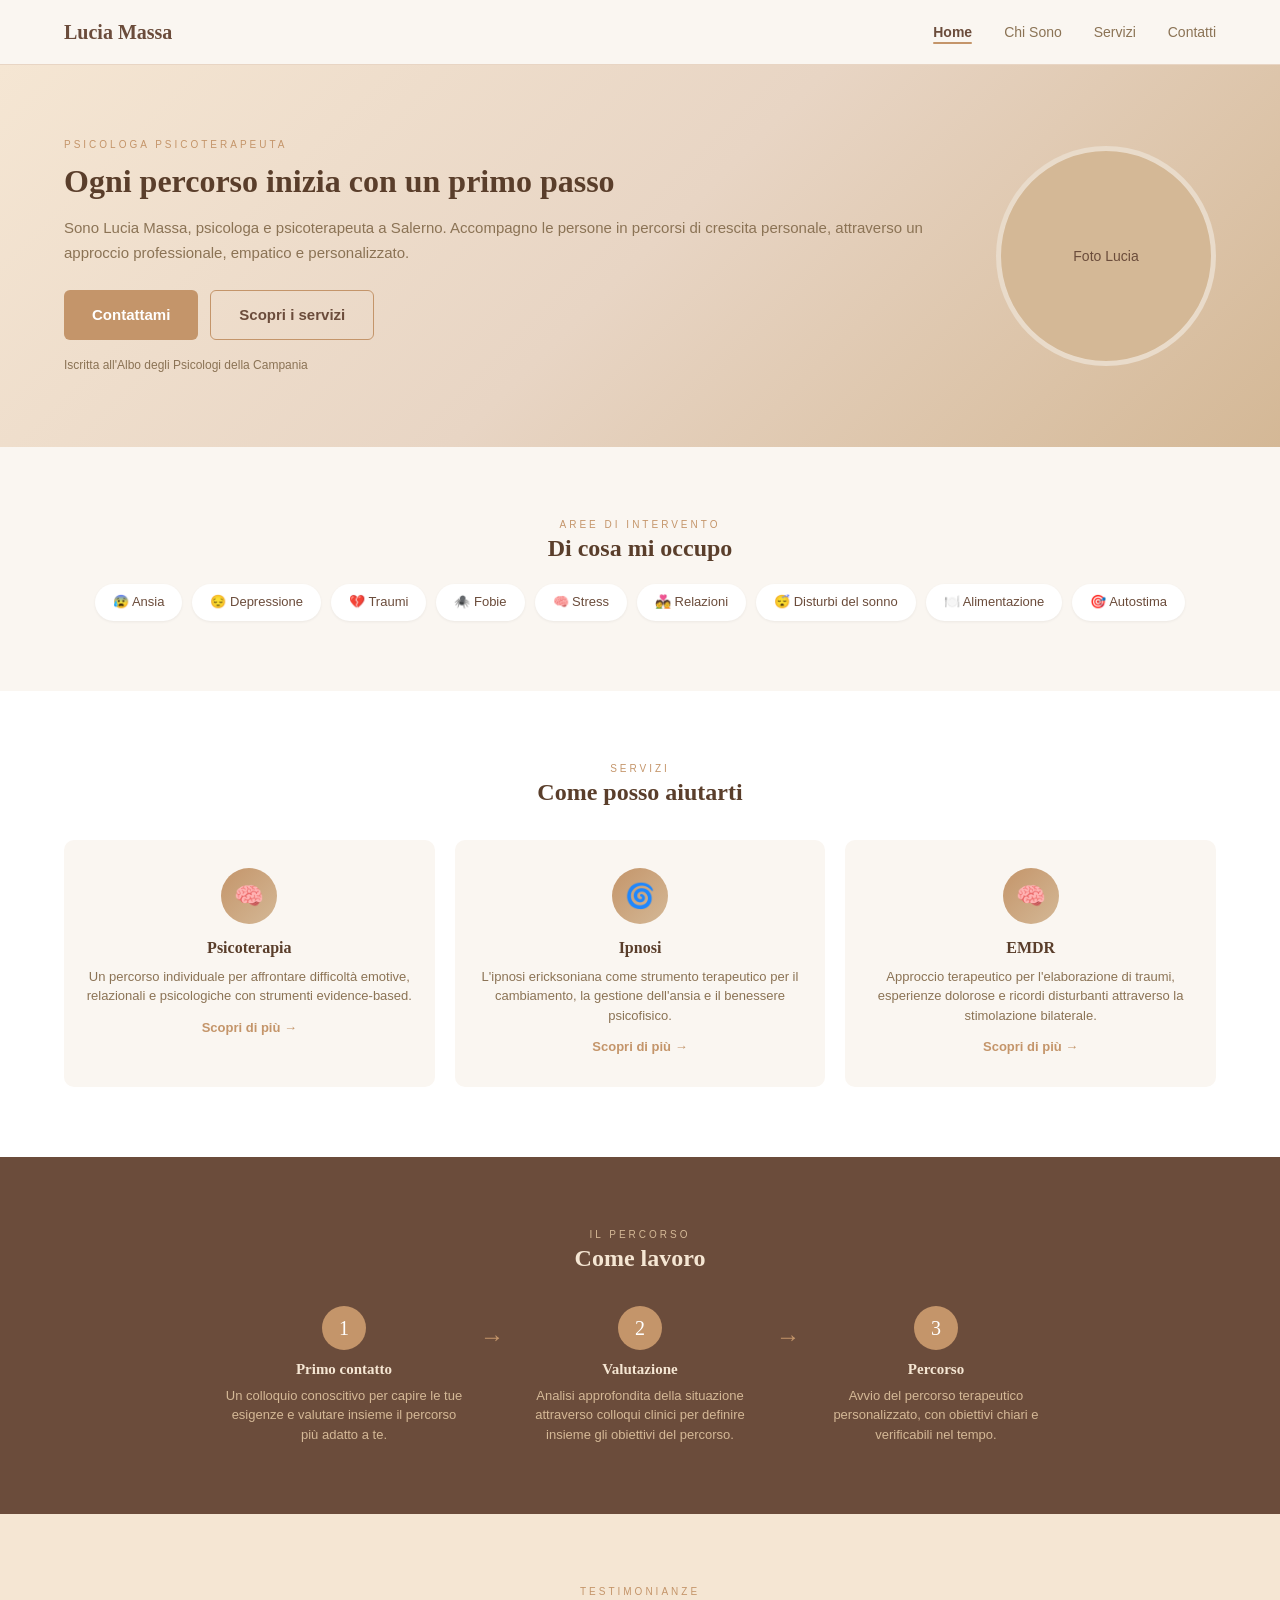
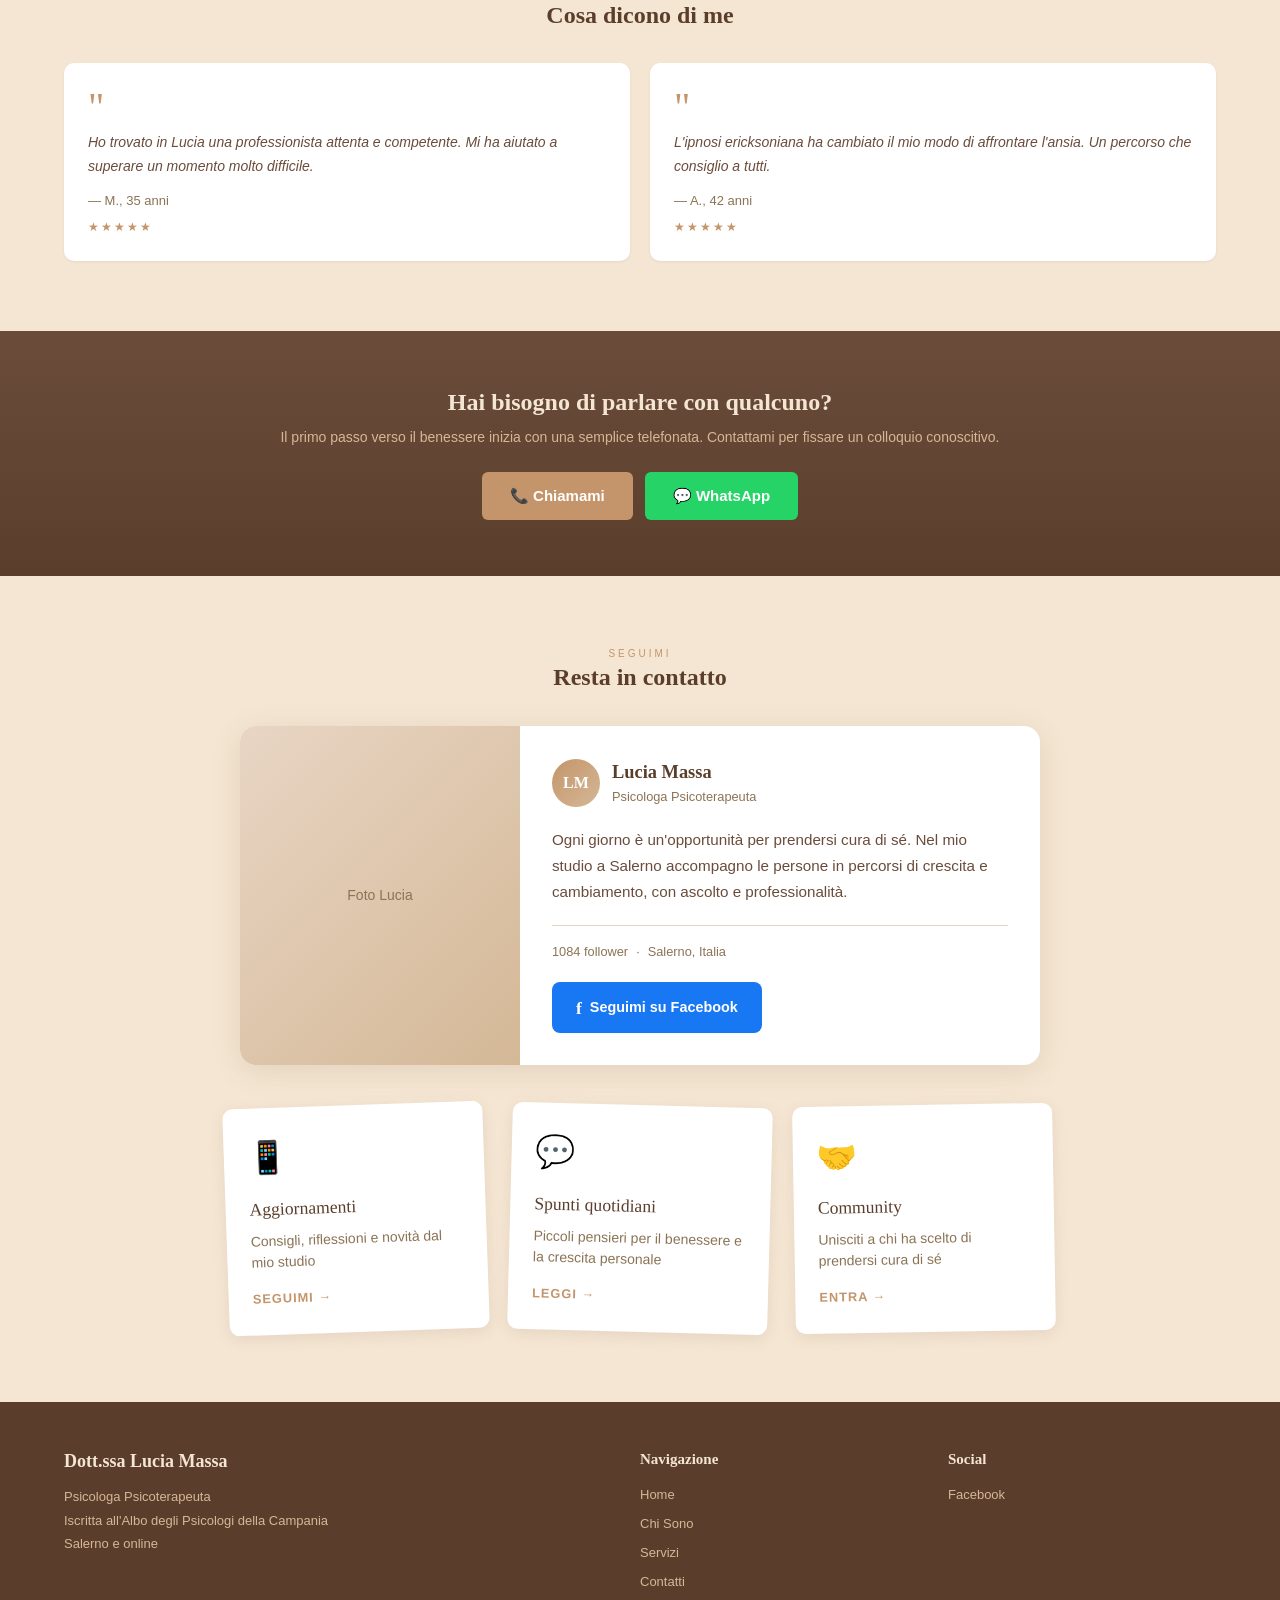
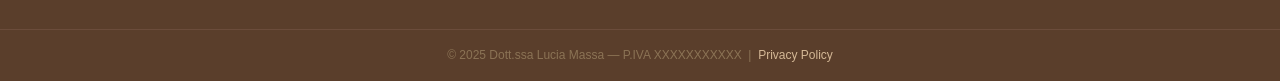
<file: index.html>
<!DOCTYPE html>
<html lang="it">
<head>
  <meta charset="UTF-8">
  <meta name="viewport" content="width=device-width, initial-scale=1.0">
  <title>Dott.ssa Lucia Massa — Psicologa Psicoterapeuta Salerno</title>
  <meta name="description" content="Dott.ssa Lucia Massa, Psicologa Psicoterapeuta a Salerno. Psicoterapia, ipnosi ericksoniana ed EMDR per adulti. Prenota il tuo primo colloquio.">

  <!-- Open Graph -->
  <meta property="og:title" content="Dott.ssa Lucia Massa — Psicologa Psicoterapeuta Salerno">
  <meta property="og:description" content="Psicologa Psicoterapeuta a Salerno. Psicoterapia individuale, ipnosi ericksoniana ed EMDR. Prenota il tuo primo colloquio.">
  <meta property="og:type" content="website">
  <meta property="og:locale" content="it_IT">
  <meta property="og:image" content="img/lucia-hero.jpg">
  <!-- TODO: Add og:url with final domain -->

  <!-- Schema.org JSON-LD -->
  <script type="application/ld+json">
  {
    "@context": "https://schema.org",
    "@type": "PsychologicalTreatment",
    "name": "Studio di Psicologia e Psicoterapia Lucia Massa",
    "provider": {
      "@type": "Person",
      "name": "Lucia Massa",
      "jobTitle": "Psicologa Psicoterapeuta",
      "address": {
        "@type": "PostalAddress",
        "addressLocality": "Salerno",
        "addressCountry": "IT"
      }
    }
  }
  </script>

  <link rel="stylesheet" href="css/style.css">
</head>
<body>

  <!-- Skip link -->
  <a href="#main-content" class="skip-link">Vai al contenuto principale</a>

  <!-- Navbar -->
  <nav class="navbar">
    <div class="container">
      <a href="index.html" class="navbar-logo">Lucia Massa</a>
      <ul class="navbar-links">
        <li><a href="index.html" class="active">Home</a></li>
        <li><a href="chi-sono.html">Chi Sono</a></li>
        <li><a href="servizi.html">Servizi</a></li>
        <li><a href="contatti.html">Contatti</a></li>
      </ul>
      <button class="hamburger" aria-label="Apri menu di navigazione" aria-expanded="false">
        <span></span>
        <span></span>
        <span></span>
      </button>
    </div>
  </nav>

  <!-- Mobile overlay -->
  <div class="mobile-overlay" id="mobileOverlay"></div>

  <!-- Mobile menu -->
  <div class="mobile-menu" id="mobileMenu">
    <a href="index.html" class="active">Home</a>
    <a href="chi-sono.html">Chi Sono</a>
    <a href="servizi.html">Servizi</a>
    <a href="contatti.html">Contatti</a>
  </div>

  <!-- Main content -->
  <main id="main-content">

    <!-- Hero -->
    <section class="hero">
      <div class="container">
        <div class="hero-grid">
          <div class="hero-content">
            <p class="section-label">PSICOLOGA PSICOTERAPEUTA</p>
            <h1>Ogni percorso inizia con un primo passo</h1>
            <p class="hero-subtitle">Sono Lucia Massa, psicologa e psicoterapeuta a Salerno. Accompagno le persone in percorsi di crescita personale, attraverso un approccio professionale, empatico e personalizzato.</p>
            <div class="hero-buttons">
              <a href="contatti.html" class="btn btn-primary">Contattami</a>
              <a href="servizi.html" class="btn btn-outline">Scopri i servizi</a>
            </div>
            <p class="hero-albo">Iscritta all'Albo degli Psicologi della Campania</p>
          </div>
          <div class="hero-image">
            <div class="hero-image-placeholder" aria-label="Foto della Dott.ssa Lucia Massa">Foto Lucia</div>
          </div>
        </div>
      </div>
    </section>

    <!-- Aree di intervento -->
    <section class="aree section-padding fade-in">
      <div class="container" style="text-align: center;">
        <p class="section-label">AREE DI INTERVENTO</p>
        <h2 class="section-title">Di cosa mi occupo</h2>
        <div class="pill-list">
          <span class="pill">😰 Ansia</span>
          <span class="pill">😔 Depressione</span>
          <span class="pill">💔 Traumi</span>
          <span class="pill">🕷️ Fobie</span>
          <span class="pill">🧠 Stress</span>
          <span class="pill">💑 Relazioni</span>
          <span class="pill">😴 Disturbi del sonno</span>
          <span class="pill">🍽️ Alimentazione</span>
          <span class="pill">🎯 Autostima</span>
        </div>
      </div>
    </section>

    <!-- Servizi preview -->
    <section class="servizi-preview section-padding fade-in" style="background-color: var(--white);">
      <div class="container" style="text-align: center;">
        <p class="section-label">SERVIZI</p>
        <h2 class="section-title">Come posso aiutarti</h2>
        <div class="cards-row">
          <a href="servizi.html#psicoterapia" class="service-card">
            <div class="service-icon">🧠</div>
            <h3>Psicoterapia</h3>
            <p>Un percorso individuale per affrontare difficoltà emotive, relazionali e psicologiche con strumenti evidence-based.</p>
            <span class="card-link">Scopri di più →</span>
          </a>
          <a href="servizi.html#ipnosi" class="service-card">
            <div class="service-icon">🌀</div>
            <h3>Ipnosi</h3>
            <p>L'ipnosi ericksoniana come strumento terapeutico per il cambiamento, la gestione dell'ansia e il benessere psicofisico.</p>
            <span class="card-link">Scopri di più →</span>
          </a>
          <a href="servizi.html#emdr" class="service-card">
            <div class="service-icon">🧠</div>
            <h3>EMDR</h3>
            <p>Approccio terapeutico per l'elaborazione di traumi, esperienze dolorose e ricordi disturbanti attraverso la stimolazione bilaterale.</p>
            <span class="card-link">Scopri di più →</span>
          </a>
        </div>
      </div>
    </section>

    <!-- Come lavoro -->
    <section class="come-lavoro section-padding fade-in">
      <div class="container" style="text-align: center;">
        <p class="section-label" style="color: var(--bg-warm);">IL PERCORSO</p>
        <h2 style="color: var(--bg-secondary);">Come lavoro</h2>
        <div class="steps-row">
          <div class="step">
            <div class="step-number">1</div>
            <h3>Primo contatto</h3>
            <p>Un colloquio conoscitivo per capire le tue esigenze e valutare insieme il percorso più adatto a te.</p>
          </div>
          <span class="step-arrow">→</span>
          <div class="step">
            <div class="step-number">2</div>
            <h3>Valutazione</h3>
            <p>Analisi approfondita della situazione attraverso colloqui clinici per definire insieme gli obiettivi del percorso.</p>
          </div>
          <span class="step-arrow">→</span>
          <div class="step">
            <div class="step-number">3</div>
            <h3>Percorso</h3>
            <p>Avvio del percorso terapeutico personalizzato, con obiettivi chiari e verificabili nel tempo.</p>
          </div>
        </div>
      </div>
    </section>

    <!-- Testimonial -->
    <section class="testimonial section-padding fade-in">
      <div class="container" style="text-align: center;">
        <p class="section-label">TESTIMONIANZE</p>
        <h2 class="section-title">Cosa dicono di me</h2>
        <div class="testimonial-grid">
          <div class="testimonial-card">
            <div class="quote-mark">"</div>
            <p class="quote-text">Ho trovato in Lucia una professionista attenta e competente. Mi ha aiutato a superare un momento molto difficile.</p>
            <p class="quote-author">— M., 35 anni</p>
            <p class="stars">★★★★★</p>
          </div>
          <div class="testimonial-card">
            <div class="quote-mark">"</div>
            <p class="quote-text">L'ipnosi ericksoniana ha cambiato il mio modo di affrontare l'ansia. Un percorso che consiglio a tutti.</p>
            <p class="quote-author">— A., 42 anni</p>
            <p class="stars">★★★★★</p>
          </div>
        </div>
      </div>
    </section>

    <!-- CTA finale -->
    <section class="cta-section fade-in">
      <div class="container">
        <h2>Hai bisogno di parlare con qualcuno?</h2>
        <p>Il primo passo verso il benessere inizia con una semplice telefonata. Contattami per fissare un colloquio conoscitivo.</p>
        <div class="cta-buttons">
          <a href="tel:+39XXXXXXXXXX" class="btn btn-primary">📞 Chiamami</a>
          <a href="https://wa.me/39XXXXXXXXXX" class="btn btn-whatsapp" target="_blank" rel="noopener">💬 WhatsApp</a>
        </div>
      </div>
    </section>

    <!-- Social -->
    <section class="social-section section-padding fade-in">
      <div class="container">
        <div style="text-align: center;">
          <p class="section-label">SEGUIMI</p>
          <h2>Resta in contatto</h2>
        </div>
        <a href="https://www.facebook.com/lucia.massa.106" target="_blank" rel="noopener" class="fb-featured-card">
          <div class="fb-featured-img">
            <div class="fb-featured-img-placeholder">Foto Lucia</div>
          </div>
          <div class="fb-featured-content">
            <div class="fb-featured-header">
              <div class="fb-featured-avatar-placeholder">LM</div>
              <div>
                <p class="fb-featured-name">Lucia Massa</p>
                <p class="fb-featured-handle">Psicologa Psicoterapeuta</p>
              </div>
            </div>
            <p class="fb-featured-text">Ogni giorno è un'opportunità per prendersi cura di sé. Nel mio studio a Salerno accompagno le persone in percorsi di crescita e cambiamento, con ascolto e professionalità.</p>
            <div class="fb-featured-stats">
              <span>1084 follower</span>
              <span>·</span>
              <span>Salerno, Italia</span>
            </div>
            <div class="fb-featured-btn">
              <span class="fb-featured-btn-icon">f</span>
              Seguimi su Facebook
            </div>
          </div>
        </a>
        <div class="social-cards">
          <a href="https://www.facebook.com/lucia.massa.106" target="_blank" rel="noopener" class="social-card">
            <div class="social-card-icon">📱</div>
            <p class="social-card-title">Aggiornamenti</p>
            <p class="social-card-text">Consigli, riflessioni e novità dal mio studio</p>
            <span class="social-card-cta">Seguimi →</span>
          </a>
          <a href="https://www.facebook.com/lucia.massa.106" target="_blank" rel="noopener" class="social-card">
            <div class="social-card-icon">💬</div>
            <p class="social-card-title">Spunti quotidiani</p>
            <p class="social-card-text">Piccoli pensieri per il benessere e la crescita personale</p>
            <span class="social-card-cta">Leggi →</span>
          </a>
          <a href="https://www.facebook.com/lucia.massa.106" target="_blank" rel="noopener" class="social-card">
            <div class="social-card-icon">🤝</div>
            <p class="social-card-title">Community</p>
            <p class="social-card-text">Unisciti a chi ha scelto di prendersi cura di sé</p>
            <span class="social-card-cta">Entra →</span>
          </a>
        </div>
      </div>
    </section>

  </main>

  <!-- Footer -->
  <footer class="footer">
    <div class="container">
      <div class="footer-grid">
        <div class="footer-brand">
          <h3>Dott.ssa Lucia Massa</h3>
          <p>Psicologa Psicoterapeuta<br>
          Iscritta all'Albo degli Psicologi della Campania<br>
          Salerno e online</p>
        </div>
        <div class="footer-nav">
          <h4>Navigazione</h4>
          <nav aria-label="Footer navigation">
            <a href="index.html">Home</a>
            <a href="chi-sono.html">Chi Sono</a>
            <a href="servizi.html">Servizi</a>
            <a href="contatti.html">Contatti</a>
          </nav>
        </div>
        <div class="footer-social">
          <h4>Social</h4>
          <a href="https://www.facebook.com/lucia.massa.106" target="_blank" rel="noopener">Facebook</a>
        </div>
      </div>
    </div>
    <div class="footer-bottom">
      <div class="container">
        <p>© 2025 Dott.ssa Lucia Massa — P.IVA XXXXXXXXXXX &nbsp;|&nbsp; <a href="privacy.html">Privacy Policy</a></p>
      </div>
    </div>
  </footer>

  <!-- Facebook SDK -->
  <div id="fb-root"></div>

  <script src="js/main.js" defer></script>

</body>
</html>
</file>
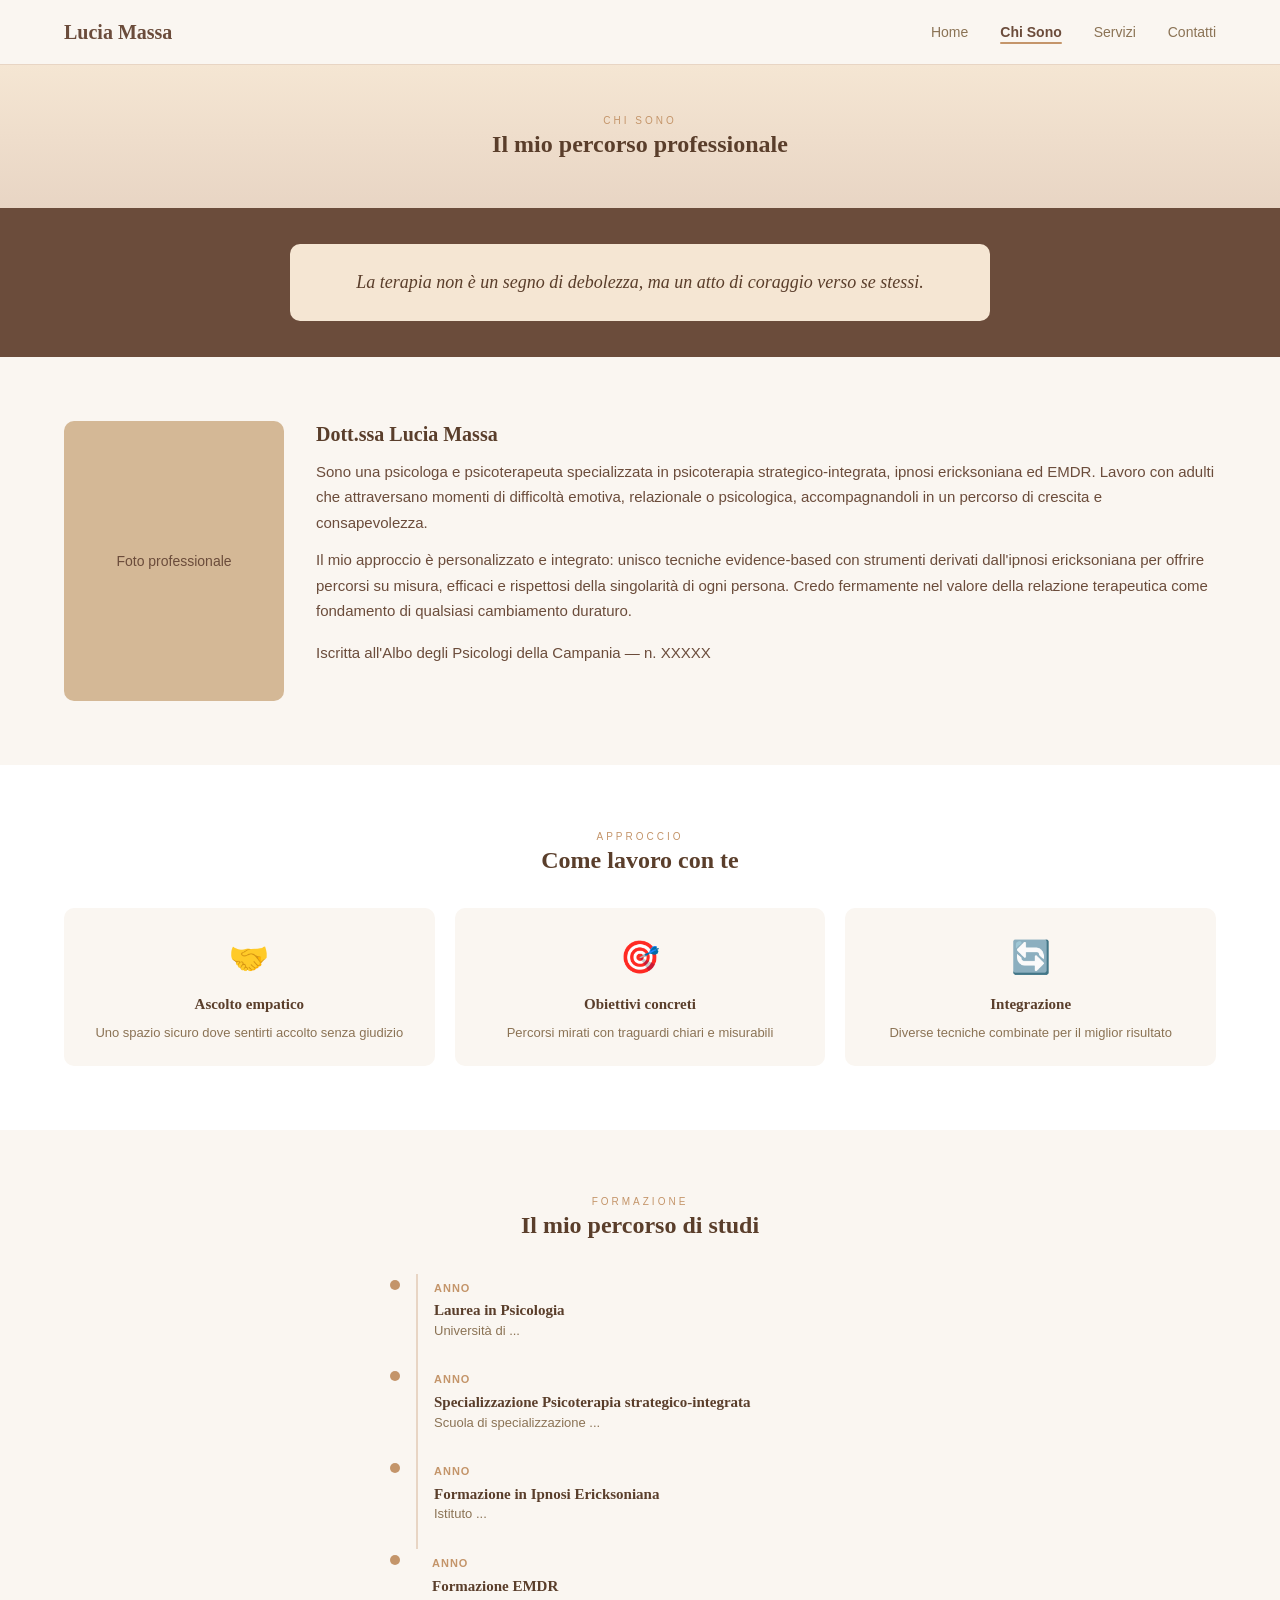
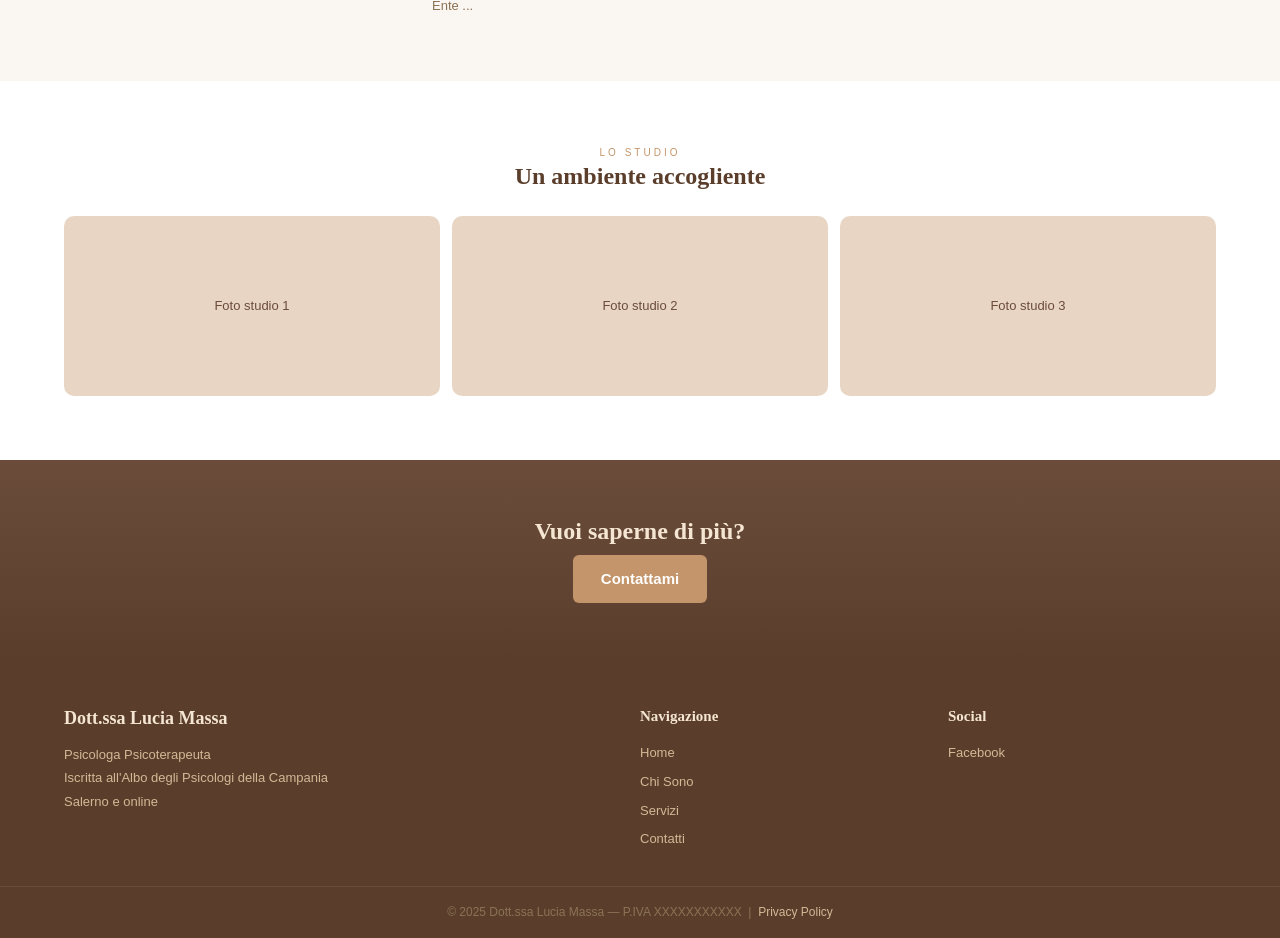
<file: chi-sono.html>
<!DOCTYPE html>
<html lang="it">
<head>
  <meta charset="UTF-8">
  <meta name="viewport" content="width=device-width, initial-scale=1.0">
  <title>Chi Sono — Dott.ssa Lucia Massa, Psicologa Salerno</title>
  <meta name="description" content="Scopri il percorso professionale della Dott.ssa Lucia Massa, psicologa e psicoterapeuta a Salerno. Formazione, approccio terapeutico e valori che guidano il suo lavoro.">

  <!-- Open Graph -->
  <meta property="og:title" content="Chi Sono — Dott.ssa Lucia Massa, Psicologa Salerno">
  <meta property="og:description" content="Il percorso di formazione e l'approccio terapeutico della Dott.ssa Lucia Massa, psicologa e psicoterapeuta a Salerno.">
  <meta property="og:type" content="website">
  <meta property="og:locale" content="it_IT">
  <meta property="og:image" content="img/lucia-hero.jpg">
  <!-- TODO: Add og:url with final domain -->

  <!-- Schema.org JSON-LD -->
  <script type="application/ld+json">
  {
    "@context": "https://schema.org",
    "@type": "Person",
    "name": "Lucia Massa",
    "jobTitle": "Psicologa Psicoterapeuta",
    "address": {
      "@type": "PostalAddress",
      "addressLocality": "Salerno",
      "addressCountry": "IT"
    }
  }
  </script>

  <link rel="stylesheet" href="css/style.css">
</head>
<body>

  <!-- Skip link -->
  <a href="#main-content" class="skip-link">Vai al contenuto principale</a>

  <!-- Navbar -->
  <nav class="navbar">
    <div class="container">
      <a href="index.html" class="navbar-logo">Lucia Massa</a>
      <ul class="navbar-links">
        <li><a href="index.html">Home</a></li>
        <li><a href="chi-sono.html" class="active">Chi Sono</a></li>
        <li><a href="servizi.html">Servizi</a></li>
        <li><a href="contatti.html">Contatti</a></li>
      </ul>
      <button class="hamburger" aria-label="Apri menu di navigazione" aria-expanded="false">
        <span></span>
        <span></span>
        <span></span>
      </button>
    </div>
  </nav>

  <!-- Mobile overlay -->
  <div class="mobile-overlay" id="mobileOverlay"></div>

  <!-- Mobile menu -->
  <div class="mobile-menu" id="mobileMenu">
    <a href="index.html">Home</a>
    <a href="chi-sono.html" class="active">Chi Sono</a>
    <a href="servizi.html">Servizi</a>
    <a href="contatti.html">Contatti</a>
  </div>

  <!-- Main content -->
  <main id="main-content">

    <!-- Page header -->
    <section class="page-header">
      <div class="container">
        <p class="section-label">Chi Sono</p>
        <h1 class="section-title">Il mio percorso professionale</h1>
      </div>
    </section>

    <!-- Quote section -->
    <section class="quote-section">
      <div class="container">
        <blockquote>
          La terapia non è un segno di debolezza, ma un atto di coraggio verso se stessi.
        </blockquote>
      </div>
    </section>

    <!-- Bio section -->
    <section class="bio-section section-padding fade-in">
      <div class="container">
        <div class="bio-grid">
          <div class="bio-photo-placeholder" aria-label="Foto professionale della Dott.ssa Lucia Massa">Foto professionale</div>
          <div class="bio-text">
            <h2>Dott.ssa Lucia Massa</h2>
            <p>Sono una psicologa e psicoterapeuta specializzata in psicoterapia strategico-integrata, ipnosi ericksoniana ed EMDR. Lavoro con adulti che attraversano momenti di difficoltà emotiva, relazionale o psicologica, accompagnandoli in un percorso di crescita e consapevolezza.</p>
            <p>Il mio approccio è personalizzato e integrato: unisco tecniche evidence-based con strumenti derivati dall'ipnosi ericksoniana per offrire percorsi su misura, efficaci e rispettosi della singolarità di ogni persona. Credo fermamente nel valore della relazione terapeutica come fondamento di qualsiasi cambiamento duraturo.</p>
            <p class="bio-albo">Iscritta all'Albo degli Psicologi della Campania — n. XXXXX</p>
          </div>
        </div>
      </div>
    </section>

    <!-- Approach section -->
    <section class="approach-section fade-in">
      <div class="container" style="text-align: center;">
        <p class="section-label">Approccio</p>
        <h2 class="section-title">Come lavoro con te</h2>
        <div class="approach-grid">
          <div class="approach-card">
            <div class="card-emoji">🤝</div>
            <h3>Ascolto empatico</h3>
            <p>Uno spazio sicuro dove sentirti accolto senza giudizio</p>
          </div>
          <div class="approach-card">
            <div class="card-emoji">🎯</div>
            <h3>Obiettivi concreti</h3>
            <p>Percorsi mirati con traguardi chiari e misurabili</p>
          </div>
          <div class="approach-card">
            <div class="card-emoji">🔄</div>
            <h3>Integrazione</h3>
            <p>Diverse tecniche combinate per il miglior risultato</p>
          </div>
        </div>
      </div>
    </section>

    <!-- Timeline section -->
    <section class="timeline-section section-padding fade-in">
      <div class="container" style="text-align: center;">
        <p class="section-label">Formazione</p>
        <h2 class="section-title">Il mio percorso di studi</h2>
        <div class="timeline">
          <div class="timeline-item">
            <div class="timeline-dot"></div>
            <div class="timeline-content">
              <span class="timeline-year">ANNO</span>
              <h3>Laurea in Psicologia</h3>
              <p>Università di ...</p>
            </div>
          </div>
          <div class="timeline-item">
            <div class="timeline-dot"></div>
            <div class="timeline-content">
              <span class="timeline-year">ANNO</span>
              <h3>Specializzazione Psicoterapia strategico-integrata</h3>
              <p>Scuola di specializzazione ...</p>
            </div>
          </div>
          <div class="timeline-item">
            <div class="timeline-dot"></div>
            <div class="timeline-content">
              <span class="timeline-year">ANNO</span>
              <h3>Formazione in Ipnosi Ericksoniana</h3>
              <p>Istituto ...</p>
            </div>
          </div>
          <div class="timeline-item">
            <div class="timeline-dot"></div>
            <div class="timeline-content">
              <span class="timeline-year">ANNO</span>
              <h3>Formazione EMDR</h3>
              <p>Ente ...</p>
            </div>
          </div>
        </div>
      </div>
    </section>

    <!-- Studio section -->
    <section class="studio-section fade-in">
      <div class="container" style="text-align: center;">
        <p class="section-label">Lo studio</p>
        <h2 class="section-title">Un ambiente accogliente</h2>
        <div class="studio-grid">
          <div class="studio-placeholder" aria-label="Foto dello studio 1">Foto studio 1</div>
          <div class="studio-placeholder" aria-label="Foto dello studio 2">Foto studio 2</div>
          <div class="studio-placeholder" aria-label="Foto dello studio 3">Foto studio 3</div>
        </div>
      </div>
    </section>

    <!-- CTA section -->
    <section class="cta-section fade-in">
      <div class="container">
        <h2>Vuoi saperne di più?</h2>
        <a href="contatti.html" class="btn btn-primary">Contattami</a>
      </div>
    </section>

  </main>

  <!-- Footer -->
  <footer class="footer">
    <div class="container">
      <div class="footer-grid">
        <div class="footer-brand">
          <h3>Dott.ssa Lucia Massa</h3>
          <p>Psicologa Psicoterapeuta<br>
          Iscritta all'Albo degli Psicologi della Campania<br>
          Salerno e online</p>
        </div>
        <div class="footer-nav">
          <h4>Navigazione</h4>
          <nav aria-label="Footer navigation">
            <a href="index.html">Home</a>
            <a href="chi-sono.html">Chi Sono</a>
            <a href="servizi.html">Servizi</a>
            <a href="contatti.html">Contatti</a>
          </nav>
        </div>
        <div class="footer-social">
          <h4>Social</h4>
          <a href="https://www.facebook.com/lucia.massa.106" target="_blank" rel="noopener">Facebook</a>
        </div>
      </div>
    </div>
    <div class="footer-bottom">
      <div class="container">
        <p>© 2025 Dott.ssa Lucia Massa — P.IVA XXXXXXXXXXX &nbsp;|&nbsp; <a href="privacy.html">Privacy Policy</a></p>
      </div>
    </div>
  </footer>

  <script src="js/main.js" defer></script>

</body>
</html>
</file>
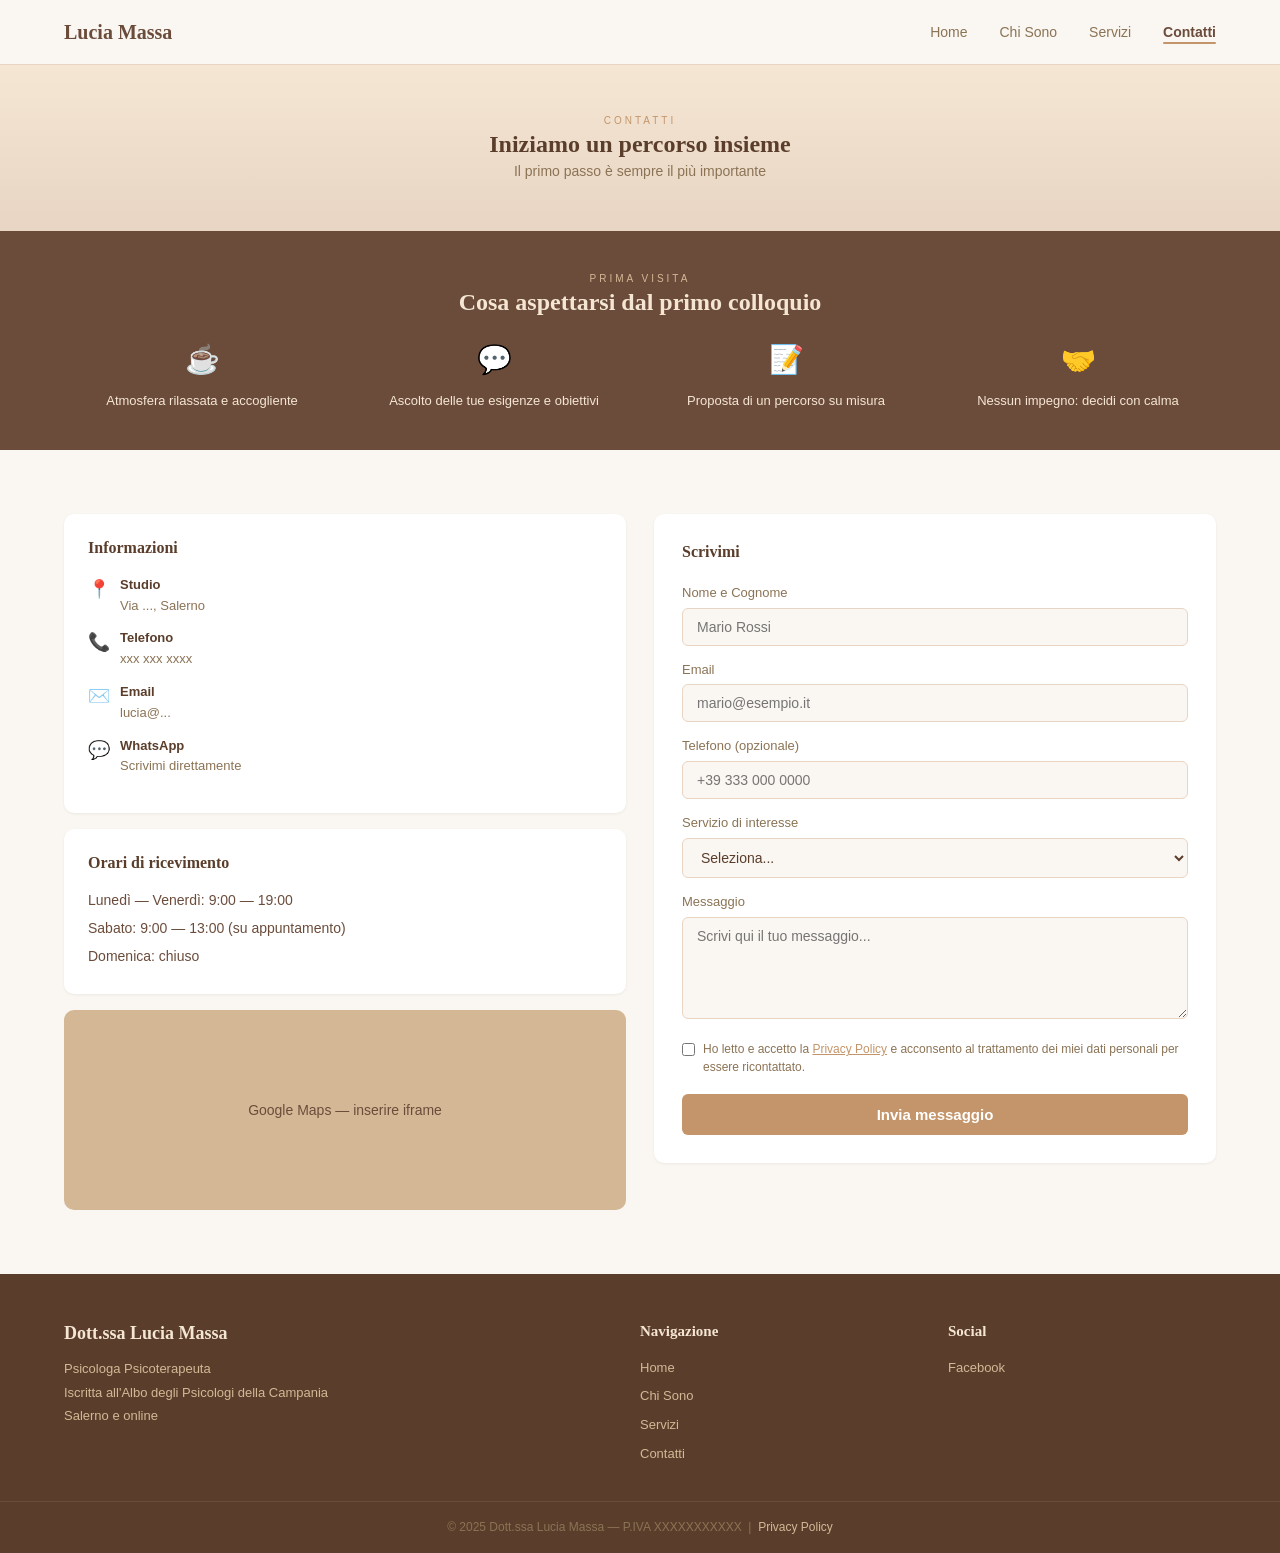
<file: contatti.html>
<!DOCTYPE html>
<html lang="it">
<head>
  <meta charset="UTF-8">
  <meta name="viewport" content="width=device-width, initial-scale=1.0">
  <title>Contatti — Dott.ssa Lucia Massa, Psicologa Salerno</title>
  <meta name="description" content="Contatta la Dott.ssa Lucia Massa, Psicologa Psicoterapeuta a Salerno. Prenota il tuo primo colloquio o scrivimi per maggiori informazioni.">

  <!-- Open Graph -->
  <meta property="og:title" content="Contatti — Dott.ssa Lucia Massa, Psicologa Salerno">
  <meta property="og:description" content="Prenota il tuo primo colloquio con la Dott.ssa Lucia Massa, Psicologa Psicoterapeuta a Salerno.">
  <meta property="og:type" content="website">
  <meta property="og:locale" content="it_IT">
  <meta property="og:image" content="img/lucia-hero.jpg">
  <!-- TODO: Add og:url with final domain -->

  <!-- Schema.org JSON-LD -->
  <script type="application/ld+json">
  {
    "@context": "https://schema.org",
    "@type": "LocalBusiness",
    "name": "Dott.ssa Lucia Massa — Psicologa Psicoterapeuta",
    "description": "Studio di psicologia e psicoterapia a Salerno",
    "address": {
      "@type": "PostalAddress",
      "addressLocality": "Salerno",
      "addressRegion": "Campania",
      "addressCountry": "IT"
    },
    "telephone": "+39 XXX XXX XXXX",
    "openingHours": ["Mo-Fr 09:00-19:00", "Sa 09:00-13:00"],
    "priceRange": "€€"
  }
  </script>

  <link rel="stylesheet" href="css/style.css">
</head>
<body>

  <!-- Skip link -->
  <a href="#main-content" class="skip-link">Vai al contenuto principale</a>

  <!-- Navbar -->
  <nav class="navbar">
    <div class="container">
      <a href="index.html" class="navbar-logo">Lucia Massa</a>
      <ul class="navbar-links">
        <li><a href="index.html">Home</a></li>
        <li><a href="chi-sono.html">Chi Sono</a></li>
        <li><a href="servizi.html">Servizi</a></li>
        <li><a href="contatti.html" class="active">Contatti</a></li>
      </ul>
      <button class="hamburger" aria-label="Apri menu di navigazione" aria-expanded="false">
        <span></span>
        <span></span>
        <span></span>
      </button>
    </div>
  </nav>

  <!-- Mobile overlay -->
  <div class="mobile-overlay" id="mobileOverlay"></div>

  <!-- Mobile menu -->
  <div class="mobile-menu" id="mobileMenu">
    <a href="index.html">Home</a>
    <a href="chi-sono.html">Chi Sono</a>
    <a href="servizi.html">Servizi</a>
    <a href="contatti.html" class="active">Contatti</a>
  </div>

  <!-- Main content -->
  <main id="main-content">

    <!-- Page header -->
    <section class="page-header">
      <div class="container">
        <p class="section-label">CONTATTI</p>
        <h1 class="section-title">Iniziamo un percorso insieme</h1>
        <p class="section-subtitle">Il primo passo è sempre il più importante</p>
      </div>
    </section>

    <!-- Prima visita -->
    <section class="prima-visita fade-in">
      <div class="container" style="text-align: center;">
        <p class="section-label" style="color: var(--bg-warm);">Prima visita</p>
        <h2 class="section-title" style="color: var(--bg-secondary);">Cosa aspettarsi dal primo colloquio</h2>
        <div class="prima-visita-grid">
          <div class="prima-visita-item">
            <div class="item-emoji">☕</div>
            <p>Atmosfera rilassata e accogliente</p>
          </div>
          <div class="prima-visita-item">
            <div class="item-emoji">💬</div>
            <p>Ascolto delle tue esigenze e obiettivi</p>
          </div>
          <div class="prima-visita-item">
            <div class="item-emoji">📝</div>
            <p>Proposta di un percorso su misura</p>
          </div>
          <div class="prima-visita-item">
            <div class="item-emoji">🤝</div>
            <p>Nessun impegno: decidi con calma</p>
          </div>
        </div>
      </div>
    </section>

    <!-- Contact section -->
    <section class="contact-section section-padding fade-in">
      <div class="container">
        <div class="contact-grid">

          <!-- Left column -->
          <div class="contact-left">

            <!-- Info card -->
            <div class="contact-info-card">
              <h3>Informazioni</h3>
              <div class="info-row">
                <span class="info-icon">📍</span>
                <div>
                  <p class="info-label">Studio</p>
                  <p class="info-value">Via ..., Salerno</p>
                </div>
              </div>
              <div class="info-row">
                <span class="info-icon">📞</span>
                <div>
                  <p class="info-label">Telefono</p>
                  <p class="info-value"><a href="tel:+39XXXXXXXXXX">xxx xxx xxxx</a></p>
                </div>
              </div>
              <div class="info-row">
                <span class="info-icon">✉️</span>
                <div>
                  <p class="info-label">Email</p>
                  <p class="info-value"><a href="mailto:lucia@...">lucia@...</a></p>
                </div>
              </div>
              <div class="info-row">
                <span class="info-icon">💬</span>
                <div>
                  <p class="info-label">WhatsApp</p>
                  <p class="info-value"><a href="https://wa.me/39XXXXXXXXXX" target="_blank" rel="noopener">Scrivimi direttamente</a></p>
                </div>
              </div>
            </div>

            <!-- Hours card -->
            <div class="hours-card">
              <h3>Orari di ricevimento</h3>
              <p>
                Lunedì — Venerdì: 9:00 — 19:00<br>
                Sabato: 9:00 — 13:00 (su appuntamento)<br>
                Domenica: chiuso
              </p>
            </div>

            <!-- Map embed -->
            <div class="map-embed">
              <span>Google Maps — inserire iframe</span>
            </div>

          </div>

          <!-- Right column -->
          <div class="contact-right">
            <div class="contact-form-wrapper">
              <h3>Scrivimi</h3>
              <form class="contact-form" action="https://formspree.io/f/FORM_ID" method="POST">

                <div class="form-group">
                  <label for="nome">Nome e Cognome</label>
                  <input type="text" id="nome" name="nome" placeholder="Mario Rossi" required>
                </div>

                <div class="form-group">
                  <label for="email">Email</label>
                  <input type="email" id="email" name="email" placeholder="mario@esempio.it" required>
                </div>

                <div class="form-group">
                  <label for="telefono">Telefono <span style="font-weight: normal;">(opzionale)</span></label>
                  <input type="tel" id="telefono" name="telefono" placeholder="+39 333 000 0000">
                </div>

                <div class="form-group">
                  <label for="servizio">Servizio di interesse</label>
                  <select id="servizio" name="servizio">
                    <option value="">Seleziona...</option>
                    <option value="psicoterapia">Psicoterapia Individuale</option>
                    <option value="ipnosi">Ipnosi Ericksoniana</option>
                    <option value="emdr">EMDR</option>
                    <option value="online">Consulenza Online</option>
                    <option value="altro">Altro</option>
                  </select>
                </div>

                <div class="form-group">
                  <label for="messaggio">Messaggio</label>
                  <textarea id="messaggio" name="messaggio" rows="5" placeholder="Scrivi qui il tuo messaggio..." required></textarea>
                </div>

                <div class="form-group form-checkbox">
                  <input type="checkbox" id="privacy" name="privacy" required>
                  <label for="privacy">
                    Ho letto e accetto la <a href="privacy.html">Privacy Policy</a> e acconsento al trattamento dei miei dati personali per essere ricontattato.
                  </label>
                </div>

                <button type="submit" class="btn btn-primary" style="width: 100%;">Invia messaggio</button>

              </form>
            </div>
          </div>

        </div>
      </div>
    </section>

  </main>

  <!-- Footer -->
  <footer class="footer">
    <div class="container">
      <div class="footer-grid">
        <div class="footer-brand">
          <h3>Dott.ssa Lucia Massa</h3>
          <p>Psicologa Psicoterapeuta<br>
          Iscritta all'Albo degli Psicologi della Campania<br>
          Salerno e online</p>
        </div>
        <div class="footer-nav">
          <h4>Navigazione</h4>
          <nav aria-label="Footer navigation">
            <a href="index.html">Home</a>
            <a href="chi-sono.html">Chi Sono</a>
            <a href="servizi.html">Servizi</a>
            <a href="contatti.html">Contatti</a>
          </nav>
        </div>
        <div class="footer-social">
          <h4>Social</h4>
          <a href="https://www.facebook.com/lucia.massa.106" target="_blank" rel="noopener">Facebook</a>
        </div>
      </div>
    </div>
    <div class="footer-bottom">
      <div class="container">
        <p>© 2025 Dott.ssa Lucia Massa — P.IVA XXXXXXXXXXX &nbsp;|&nbsp; <a href="privacy.html">Privacy Policy</a></p>
      </div>
    </div>
  </footer>

  <script src="js/main.js" defer></script>

</body>
</html>
</file>
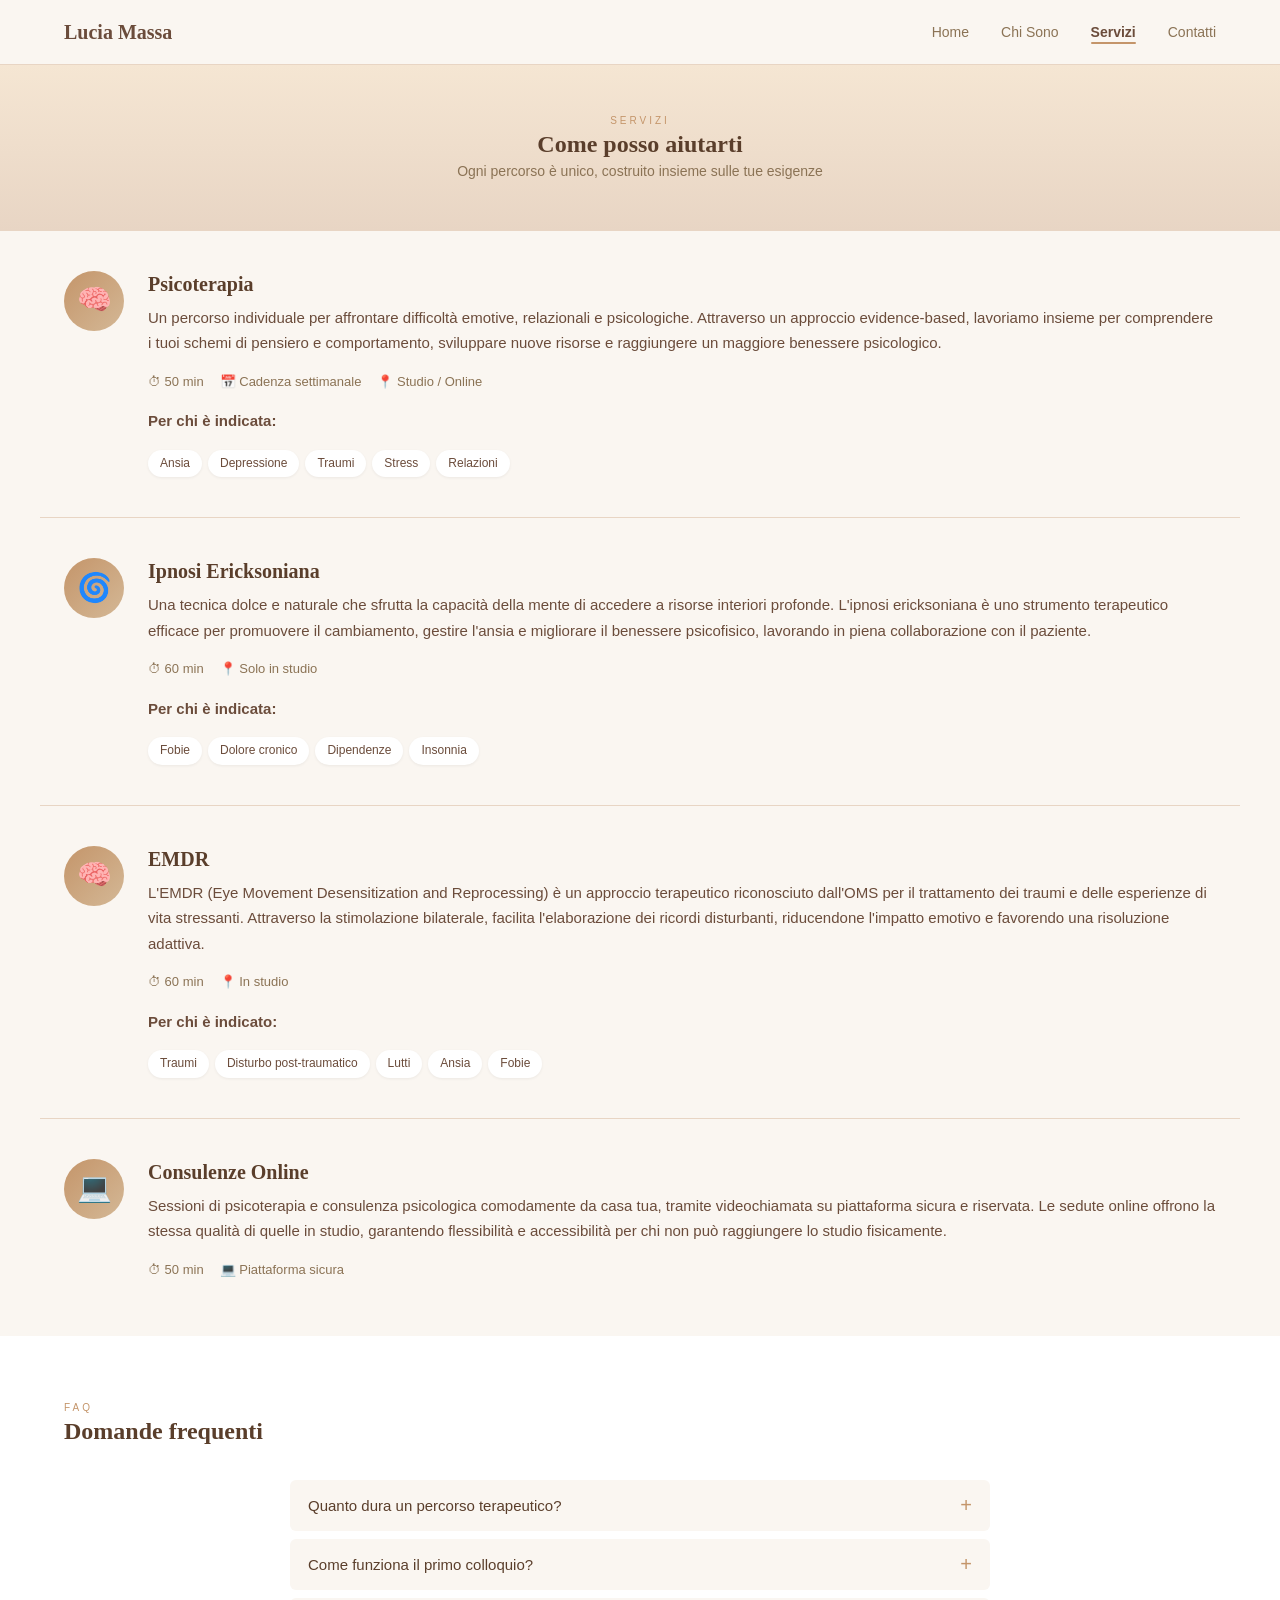
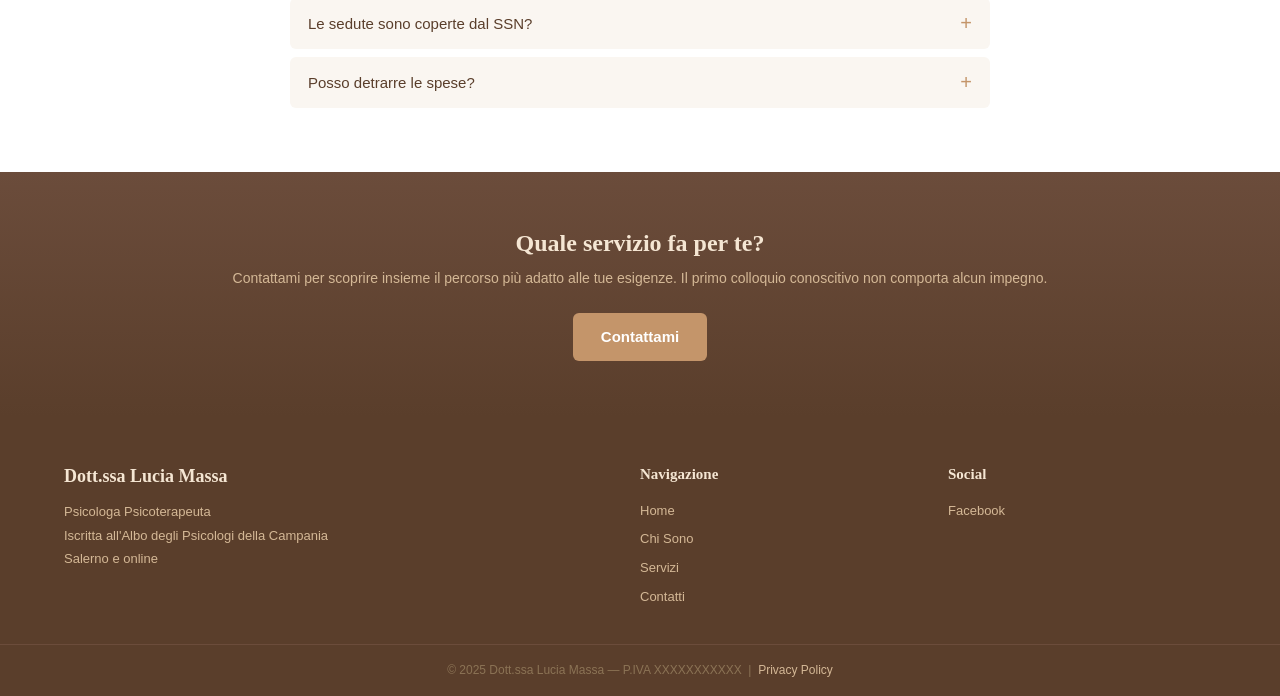
<file: servizi.html>
<!DOCTYPE html>
<html lang="it">
<head>
  <meta charset="UTF-8">
  <meta name="viewport" content="width=device-width, initial-scale=1.0">
  <title>Servizi — Dott.ssa Lucia Massa, Psicologa Salerno</title>
  <meta name="description" content="Scopri i servizi offerti dalla Dott.ssa Lucia Massa: psicoterapia individuale, ipnosi ericksoniana, EMDR e consulenze online a Salerno.">

  <!-- Open Graph -->
  <meta property="og:title" content="Servizi — Dott.ssa Lucia Massa, Psicologa Salerno">
  <meta property="og:description" content="Psicoterapia individuale, ipnosi ericksoniana, EMDR e consulenze online. Ogni percorso è unico, costruito insieme sulle tue esigenze.">
  <meta property="og:type" content="website">
  <meta property="og:locale" content="it_IT">
  <meta property="og:image" content="img/lucia-hero.jpg">
  <!-- TODO: Add og:url with final domain -->

  <link rel="stylesheet" href="css/style.css">
</head>
<body>

  <!-- Skip link -->
  <a href="#main-content" class="skip-link">Vai al contenuto principale</a>

  <!-- Navbar -->
  <nav class="navbar">
    <div class="container">
      <a href="index.html" class="navbar-logo">Lucia Massa</a>
      <ul class="navbar-links">
        <li><a href="index.html">Home</a></li>
        <li><a href="chi-sono.html">Chi Sono</a></li>
        <li><a href="servizi.html" class="active">Servizi</a></li>
        <li><a href="contatti.html">Contatti</a></li>
      </ul>
      <button class="hamburger" aria-label="Apri menu di navigazione" aria-expanded="false">
        <span></span>
        <span></span>
        <span></span>
      </button>
    </div>
  </nav>

  <!-- Mobile overlay -->
  <div class="mobile-overlay" id="mobileOverlay"></div>

  <!-- Mobile menu -->
  <div class="mobile-menu" id="mobileMenu">
    <a href="index.html">Home</a>
    <a href="chi-sono.html">Chi Sono</a>
    <a href="servizi.html" class="active">Servizi</a>
    <a href="contatti.html">Contatti</a>
  </div>

  <!-- Main content -->
  <main id="main-content">

    <!-- Page header -->
    <section class="page-header">
      <div class="container">
        <p class="section-label">SERVIZI</p>
        <h1 class="section-title">Come posso aiutarti</h1>
        <p class="section-subtitle">Ogni percorso è unico, costruito insieme sulle tue esigenze</p>
      </div>
    </section>

    <!-- Psicoterapia -->
    <section class="service-block fade-in" id="psicoterapia">
      <div class="container">
        <div class="service-block-content">
          <div class="service-block-icon">🧠</div>
          <div class="service-block-text">
            <h2>Psicoterapia</h2>
            <p>Un percorso individuale per affrontare difficoltà emotive, relazionali e psicologiche. Attraverso un approccio evidence-based, lavoriamo insieme per comprendere i tuoi schemi di pensiero e comportamento, sviluppare nuove risorse e raggiungere un maggiore benessere psicologico.</p>
            <div class="service-meta">
              <span>⏱ 50 min</span>
              <span>📅 Cadenza settimanale</span>
              <span>📍 Studio / Online</span>
            </div>
            <p class="service-tags-label">Per chi è indicata:</p>
            <div class="service-tags">
              <span class="pill">Ansia</span>
              <span class="pill">Depressione</span>
              <span class="pill">Traumi</span>
              <span class="pill">Stress</span>
              <span class="pill">Relazioni</span>
            </div>
          </div>
        </div>
      </div>
    </section>

    <div class="service-divider"></div>

    <!-- Ipnosi -->
    <section class="service-block fade-in" id="ipnosi">
      <div class="container">
        <div class="service-block-content">
          <div class="service-block-icon">🌀</div>
          <div class="service-block-text">
            <h2>Ipnosi Ericksoniana</h2>
            <p>Una tecnica dolce e naturale che sfrutta la capacità della mente di accedere a risorse interiori profonde. L'ipnosi ericksoniana è uno strumento terapeutico efficace per promuovere il cambiamento, gestire l'ansia e migliorare il benessere psicofisico, lavorando in piena collaborazione con il paziente.</p>
            <div class="service-meta">
              <span>⏱ 60 min</span>
              <span>📍 Solo in studio</span>
            </div>
            <p class="service-tags-label">Per chi è indicata:</p>
            <div class="service-tags">
              <span class="pill">Fobie</span>
              <span class="pill">Dolore cronico</span>
              <span class="pill">Dipendenze</span>
              <span class="pill">Insonnia</span>
            </div>
          </div>
        </div>
      </div>
    </section>

    <div class="service-divider"></div>

    <!-- EMDR -->
    <section class="service-block fade-in" id="emdr">
      <div class="container">
        <div class="service-block-content">
          <div class="service-block-icon">🧠</div>
          <div class="service-block-text">
            <h2>EMDR</h2>
            <p>L'EMDR (Eye Movement Desensitization and Reprocessing) è un approccio terapeutico riconosciuto dall'OMS per il trattamento dei traumi e delle esperienze di vita stressanti. Attraverso la stimolazione bilaterale, facilita l'elaborazione dei ricordi disturbanti, riducendone l'impatto emotivo e favorendo una risoluzione adattiva.</p>
            <div class="service-meta">
              <span>⏱ 60 min</span>
              <span>📍 In studio</span>
            </div>
            <p class="service-tags-label">Per chi è indicato:</p>
            <div class="service-tags">
              <span class="pill">Traumi</span>
              <span class="pill">Disturbo post-traumatico</span>
              <span class="pill">Lutti</span>
              <span class="pill">Ansia</span>
              <span class="pill">Fobie</span>
            </div>
          </div>
        </div>
      </div>
    </section>

    <div class="service-divider"></div>

    <!-- Consulenze Online -->
    <section class="service-block fade-in" id="online">
      <div class="container">
        <div class="service-block-content">
          <div class="service-block-icon">💻</div>
          <div class="service-block-text">
            <h2>Consulenze Online</h2>
            <p>Sessioni di psicoterapia e consulenza psicologica comodamente da casa tua, tramite videochiamata su piattaforma sicura e riservata. Le sedute online offrono la stessa qualità di quelle in studio, garantendo flessibilità e accessibilità per chi non può raggiungere lo studio fisicamente.</p>
            <div class="service-meta">
              <span>⏱ 50 min</span>
              <span>💻 Piattaforma sicura</span>
            </div>
          </div>
        </div>
      </div>
    </section>

    <!-- FAQ section -->
    <section class="faq-section section-padding fade-in">
      <div class="container">
        <p class="section-label">FAQ</p>
        <h2 class="section-title">Domande frequenti</h2>
        <div class="faq-list">

          <div class="faq-item">
            <button class="faq-question" id="faq-btn-1" aria-expanded="false" aria-controls="faq-answer-1">
              <span>Quanto dura un percorso terapeutico?</span>
              <span class="faq-icon">+</span>
            </button>
            <div class="faq-answer" id="faq-answer-1" role="region" aria-labelledby="faq-btn-1">
              <p>La durata varia in base alle esigenze individuali e agli obiettivi concordati. Alcuni percorsi si concludono in pochi mesi, altri richiedono più tempo. Insieme definiremo un piano personalizzato.</p>
            </div>
          </div>

          <div class="faq-item">
            <button class="faq-question" id="faq-btn-2" aria-expanded="false" aria-controls="faq-answer-2">
              <span>Come funziona il primo colloquio?</span>
              <span class="faq-icon">+</span>
            </button>
            <div class="faq-answer" id="faq-answer-2" role="region" aria-labelledby="faq-btn-2">
              <p>Il primo colloquio è un incontro conoscitivo in cui ascolto le tue esigenze, ti spiego il mio approccio e insieme valutiamo se iniziare un percorso. Non comporta alcun impegno.</p>
            </div>
          </div>

          <div class="faq-item">
            <button class="faq-question" id="faq-btn-3" aria-expanded="false" aria-controls="faq-answer-3">
              <span>Le sedute sono coperte dal SSN?</span>
              <span class="faq-icon">+</span>
            </button>
            <div class="faq-answer" id="faq-answer-3" role="region" aria-labelledby="faq-btn-3">
              <p>Le sedute private non sono coperte dal Servizio Sanitario Nazionale. Tuttavia, è possibile richiedere il rimborso alla propria assicurazione sanitaria integrativa, se previsto.</p>
            </div>
          </div>

          <div class="faq-item">
            <button class="faq-question" id="faq-btn-4" aria-expanded="false" aria-controls="faq-answer-4">
              <span>Posso detrarre le spese?</span>
              <span class="faq-icon">+</span>
            </button>
            <div class="faq-answer" id="faq-answer-4" role="region" aria-labelledby="faq-btn-4">
              <p>Sì, le spese per le sedute psicologiche sono detraibili nella dichiarazione dei redditi come spese sanitarie, nella misura del 19% per la parte eccedente la franchigia di 129,11€.</p>
            </div>
          </div>

        </div>
      </div>
    </section>

    <!-- CTA section -->
    <section class="cta-section fade-in">
      <div class="container">
        <h2>Quale servizio fa per te?</h2>
        <p>Contattami per scoprire insieme il percorso più adatto alle tue esigenze. Il primo colloquio conoscitivo non comporta alcun impegno.</p>
        <div class="cta-buttons">
          <a href="contatti.html" class="btn btn-primary">Contattami</a>
        </div>
      </div>
    </section>

  </main>

  <!-- Footer -->
  <footer class="footer">
    <div class="container">
      <div class="footer-grid">
        <div class="footer-brand">
          <h3>Dott.ssa Lucia Massa</h3>
          <p>Psicologa Psicoterapeuta<br>
          Iscritta all'Albo degli Psicologi della Campania<br>
          Salerno e online</p>
        </div>
        <div class="footer-nav">
          <h4>Navigazione</h4>
          <nav aria-label="Footer navigation">
            <a href="index.html">Home</a>
            <a href="chi-sono.html">Chi Sono</a>
            <a href="servizi.html">Servizi</a>
            <a href="contatti.html">Contatti</a>
          </nav>
        </div>
        <div class="footer-social">
          <h4>Social</h4>
          <a href="https://www.facebook.com/lucia.massa.106" target="_blank" rel="noopener">Facebook</a>
        </div>
      </div>
    </div>
    <div class="footer-bottom">
      <div class="container">
        <p>© 2025 Dott.ssa Lucia Massa — P.IVA XXXXXXXXXXX &nbsp;|&nbsp; <a href="privacy.html">Privacy Policy</a></p>
      </div>
    </div>
  </footer>

  <script src="js/main.js" defer></script>

</body>
</html>
</file>
<file: css/style.css>
/* ===========================
   CSS RESET
   =========================== */
*, *::before, *::after { margin: 0; padding: 0; box-sizing: border-box; }

/* ===========================
   CUSTOM PROPERTIES
   =========================== */
:root {
  --text-dark: #5a3e2b;
  --text-mid: #6b4c3b;
  --text-light: #8b7355;
  --accent: #c4956a;
  --accent-hover: #b8856a;
  --bg-primary: #faf6f1;
  --bg-secondary: #f5e6d3;
  --bg-tertiary: #e8d5c4;
  --bg-warm: #d4b896;
  --dark-bg: #5a3e2b;
  --dark-mid: #6b4c3b;
  --whatsapp: #25d366;
  --white: #ffffff;
  --shadow-sm: 0 1px 3px rgba(0,0,0,0.06);
  --shadow-md: 0 4px 12px rgba(0,0,0,0.08);
  --shadow-lg: 0 8px 24px rgba(0,0,0,0.12);
  --radius-sm: 6px;
  --radius-md: 10px;
  --radius-lg: 16px;
  --radius-full: 50%;
  --transition: 0.3s ease;
  --max-width: 1200px;
  --font-heading: Georgia, "Times New Roman", serif;
  --font-body: -apple-system, BlinkMacSystemFont, "Segoe UI", Roboto, "Helvetica Neue", Arial, sans-serif;
}

/* ===========================
   BASE
   =========================== */
html {
  scroll-behavior: smooth;
}

body {
  font-family: var(--font-body);
  color: var(--text-dark);
  background-color: var(--bg-primary);
  line-height: 1.6;
  -webkit-font-smoothing: antialiased;
  -moz-osx-font-smoothing: grayscale;
}

img {
  max-width: 100%;
  height: auto;
  display: block;
}

a {
  color: inherit;
  text-decoration: none;
}

ul {
  list-style: none;
}

/* ===========================
   TYPOGRAPHY
   =========================== */
h1, h2, h3, h4 {
  font-family: var(--font-heading);
  color: var(--text-dark);
  line-height: 1.3;
}

h1 { font-size: 2rem; }
h2 { font-size: 1.5rem; }
h3 { font-size: 1.25rem; }

.section-label {
  font-size: 0.625rem;
  color: var(--accent);
  letter-spacing: 3px;
  text-transform: uppercase;
}

.section-title {
  font-family: var(--font-heading);
  font-size: 1.5rem;
  color: var(--text-dark);
}

.section-subtitle {
  font-size: 0.875rem;
  color: var(--text-light);
}

/* ===========================
   LAYOUT
   =========================== */
.container {
  max-width: var(--max-width);
  margin: 0 auto;
  padding: 0 24px;
}

.section-padding {
  padding: 70px 0;
}

/* ===========================
   BUTTONS
   =========================== */
.btn {
  display: inline-flex;
  align-items: center;
  justify-content: center;
  gap: 0.5rem;
  padding: 12px 28px;
  border-radius: var(--radius-sm);
  font-size: 0.9375rem;
  font-weight: 600;
  cursor: pointer;
  transition: var(--transition);
  border: none;
  text-decoration: none;
}

.btn:hover {
  transform: translateY(-1px);
  box-shadow: var(--shadow-md);
}

.btn-primary {
  background-color: var(--accent);
  color: var(--white);
}

.btn-primary:hover {
  background-color: var(--accent-hover);
}

.btn-outline {
  background-color: transparent;
  color: var(--text-mid);
  border: 1.5px solid var(--accent);
}

.btn-outline:hover {
  background-color: var(--accent);
  color: var(--white);
}

.btn-whatsapp {
  background-color: #25d366;
  color: var(--white);
}

.btn-whatsapp:hover {
  background-color: #1fb855;
}

/* ===========================
   SKIP LINK
   =========================== */
.skip-link {
  position: absolute;
  top: -100%;
  left: 0;
  background-color: var(--accent);
  color: var(--white);
  padding: 8px 16px;
  z-index: 1000;
}

.skip-link:focus {
  top: 0;
}

/* ===========================
   SCROLL ANIMATIONS
   =========================== */
.fade-in {
  opacity: 0;
  transform: translateY(20px);
  transition: opacity 0.6s ease, transform 0.6s ease;
}

.fade-in.visible {
  opacity: 1;
  transform: translateY(0);
}

/* ===== FOCUS STYLES ===== */
a:focus-visible,
button:focus-visible,
input:focus-visible,
select:focus-visible,
textarea:focus-visible {
  outline: 2px solid var(--accent);
  outline-offset: 2px;
}

@media (prefers-reduced-motion: reduce) {
  html {
    scroll-behavior: auto;
  }

  .fade-in {
    opacity: 1;
    transform: none;
    transition: none;
  }
}

/* ===========================
   NAVBAR
   =========================== */
.navbar {
  position: sticky;
  top: 0;
  z-index: 100;
  background-color: var(--bg-primary);
  border-bottom: 1px solid var(--bg-tertiary);
  transition: box-shadow var(--transition);
}

.navbar.scrolled {
  box-shadow: var(--shadow-md);
}

.navbar .container {
  display: flex;
  justify-content: space-between;
  align-items: center;
  padding-top: 16px;
  padding-bottom: 16px;
}

.navbar-logo {
  font-family: var(--font-heading);
  font-size: 1.25rem;
  font-weight: bold;
  color: var(--text-mid);
}

.navbar-links {
  display: flex;
  gap: 2rem;
}

.navbar-links a {
  font-size: 0.875rem;
  color: var(--text-light);
  transition: color var(--transition);
  position: relative;
}

.navbar-links a:hover,
.navbar-links a.active {
  color: var(--text-mid);
  font-weight: 600;
}

.navbar-links a.active::after {
  content: "";
  position: absolute;
  bottom: -4px;
  left: 0;
  right: 0;
  height: 2px;
  background-color: var(--accent);
  border-radius: 1px;
}

/* ===========================
   HAMBURGER
   =========================== */
.hamburger {
  display: none;
  flex-direction: column;
  gap: 5px;
  cursor: pointer;
  padding: 4px;
  background: none;
  border: none;
}

.hamburger span {
  display: block;
  width: 24px;
  height: 2px;
  background-color: var(--text-mid);
  transition: transform var(--transition), opacity var(--transition);
}

.hamburger.open span:first-child {
  transform: rotate(45deg) translate(5px, 5px);
}

.hamburger.open span:nth-child(2) {
  opacity: 0;
}

.hamburger.open span:last-child {
  transform: rotate(-45deg) translate(5px, -5px);
}

/* ===========================
   MOBILE MENU
   =========================== */
.mobile-menu {
  position: fixed;
  top: 0;
  right: -100%;
  width: 280px;
  height: 100vh;
  background-color: var(--bg-primary);
  z-index: 99;
  padding: 80px 32px 32px;
  transition: right var(--transition);
  box-shadow: var(--shadow-lg);
}

.mobile-menu.open {
  right: 0;
}

.mobile-menu a {
  display: block;
  font-size: 1.125rem;
  color: var(--text-mid);
  padding: 16px 0;
  border-bottom: 1px solid var(--bg-tertiary);
  transition: color var(--transition);
}

.mobile-menu a:hover,
.mobile-menu a.active {
  color: var(--accent);
  font-weight: bold;
}

.mobile-overlay {
  display: none;
  position: fixed;
  inset: 0;
  background-color: rgba(0, 0, 0, 0.4);
  z-index: 98;
}

.mobile-overlay.open {
  display: block;
}

/* ===========================
   FOOTER
   =========================== */
.footer {
  background-color: var(--dark-bg);
  color: var(--bg-warm);
  padding: 48px 0 0;
}

.footer-grid {
  display: grid;
  grid-template-columns: 2fr 1fr 1fr;
  gap: 40px;
  padding-bottom: 32px;
}

.footer-brand h3 {
  font-family: var(--font-heading);
  color: var(--bg-secondary);
  font-size: 1.125rem;
  margin-bottom: 0.75rem;
}

.footer-brand p {
  font-size: 0.8125rem;
  line-height: 1.8;
  color: var(--bg-warm);
}

.footer-nav h4,
.footer-social h4 {
  font-family: var(--font-heading);
  color: var(--bg-secondary);
  font-size: 0.9375rem;
  margin-bottom: 0.75rem;
}

.footer-nav a,
.footer-social a {
  display: block;
  font-size: 0.8125rem;
  color: var(--bg-warm);
  padding: 4px 0;
  transition: color var(--transition);
}

.footer-nav a:hover,
.footer-social a:hover {
  color: var(--accent);
}

.footer-bottom {
  border-top: 1px solid var(--dark-mid);
  padding: 16px 0;
  text-align: center;
  font-size: 0.75rem;
  color: var(--text-light);
}

.footer-bottom a {
  color: var(--bg-warm);
  transition: color var(--transition);
}

.footer-bottom a:hover {
  color: var(--accent);
}

/* ===========================
   PAGE HEADER
   =========================== */
.page-header {
  background: linear-gradient(var(--bg-secondary), var(--bg-tertiary));
  padding: 48px 0;
  text-align: center;
}

/* ===========================
   CTA SECTION
   =========================== */
.cta-section {
  background: linear-gradient(var(--dark-mid), var(--dark-bg));
  padding: 56px 0;
  text-align: center;
}

.cta-section h2 {
  font-family: var(--font-heading);
  color: var(--bg-secondary);
  font-size: 1.5rem;
  margin-bottom: 0.5rem;
}

.cta-section p {
  color: var(--bg-warm);
  font-size: 0.875rem;
  margin-bottom: 1.5rem;
}

.cta-buttons {
  display: flex;
  gap: 12px;
  justify-content: center;
  flex-wrap: wrap;
}

/* ===========================
   HERO
   =========================== */
.hero {
  background: linear-gradient(135deg, var(--bg-secondary) 0%, var(--bg-tertiary) 50%, var(--bg-warm) 100%);
  padding: 72px 0;
}

.hero-grid {
  display: flex;
  align-items: center;
  gap: 48px;
}

.hero-content {
  flex: 1;
}

.hero-content h1 {
  font-size: 2rem;
  margin-top: 0.5rem;
  margin-bottom: 0.75rem;
}

.hero-subtitle {
  font-size: 0.9375rem;
  color: var(--text-light);
  line-height: 1.7;
  margin-bottom: 1.5rem;
}

.hero-buttons {
  display: flex;
  gap: 12px;
  margin-bottom: 1rem;
  flex-wrap: wrap;
}

.hero-albo {
  font-size: 0.75rem;
  color: var(--text-light);
}

.hero-image {
  flex-shrink: 0;
}

.hero-image img,
.hero-image-placeholder {
  width: 220px;
  height: 220px;
  border-radius: var(--radius-full);
  object-fit: cover;
  border: 5px solid rgba(255, 255, 255, 0.5);
}

.hero-image-placeholder {
  background-color: var(--bg-warm);
  display: flex;
  align-items: center;
  justify-content: center;
  font-size: 0.875rem;
  color: var(--text-mid);
}

/* ===========================
   PILLS
   =========================== */
.pill-list {
  display: flex;
  flex-wrap: wrap;
  gap: 10px;
  justify-content: center;
  margin-top: 1.25rem;
}

.pill {
  background-color: var(--white);
  padding: 8px 18px;
  border-radius: 24px;
  font-size: 0.8125rem;
  color: var(--text-mid);
  box-shadow: var(--shadow-sm);
  transition: var(--transition);
}

.pill:hover {
  transform: translateY(-2px);
  box-shadow: var(--shadow-md);
}

/* ===========================
   SERVICE CARDS
   =========================== */
.cards-row {
  display: grid;
  grid-template-columns: repeat(3, 1fr);
  gap: 20px;
  margin-top: 2rem;
}

.service-card {
  background-color: var(--bg-primary);
  border-radius: var(--radius-md);
  padding: 28px 20px;
  text-align: center;
  transition: var(--transition);
  display: block;
}

.service-card:hover {
  transform: translateY(-4px);
  box-shadow: var(--shadow-md);
}

.service-icon {
  width: 56px;
  height: 56px;
  border-radius: var(--radius-full);
  background: linear-gradient(135deg, var(--accent), var(--bg-warm));
  display: flex;
  align-items: center;
  justify-content: center;
  font-size: 1.5rem;
  margin: 0 auto 14px;
}

.service-card h3 {
  font-size: 1rem;
  margin-bottom: 0.5rem;
}

.service-card p {
  font-size: 0.8125rem;
  color: var(--text-light);
  line-height: 1.5;
}

.card-link {
  display: inline-block;
  margin-top: 12px;
  font-size: 0.8125rem;
  color: var(--accent);
  font-weight: bold;
}

/* ===========================
   COME LAVORO
   =========================== */
.come-lavoro {
  background-color: var(--dark-mid);
}

.steps-row {
  display: flex;
  align-items: flex-start;
  justify-content: center;
  gap: 16px;
  margin-top: 2rem;
  flex-wrap: wrap;
}

.step {
  flex: 1;
  max-width: 240px;
  text-align: center;
}

.step-number {
  width: 44px;
  height: 44px;
  border-radius: var(--radius-full);
  background-color: var(--accent);
  color: var(--white);
  display: flex;
  align-items: center;
  justify-content: center;
  font-family: var(--font-heading);
  font-size: 1.25rem;
  margin: 0 auto 10px;
}

.step h3 {
  color: var(--bg-secondary);
  font-size: 0.9375rem;
  margin-bottom: 0.375rem;
}

.step p {
  color: var(--bg-warm);
  font-size: 0.8125rem;
  line-height: 1.5;
}

.step-arrow {
  color: var(--accent);
  font-size: 1.5rem;
  margin-top: 12px;
  flex-shrink: 0;
}

/* ===========================
   TESTIMONIAL
   =========================== */
.testimonial {
  background-color: var(--bg-secondary);
}

.testimonial-grid {
  display: grid;
  grid-template-columns: repeat(2, 1fr);
  gap: 20px;
  margin-top: 2rem;
}

.testimonial-card {
  background-color: var(--white);
  border-radius: var(--radius-md);
  padding: 24px;
  box-shadow: var(--shadow-sm);
  text-align: left;
}

.quote-mark {
  font-size: 2.5rem;
  color: var(--accent);
  font-family: var(--font-heading);
  line-height: 1;
  margin-bottom: 0.25rem;
}

.quote-text {
  font-size: 0.875rem;
  color: var(--text-mid);
  line-height: 1.7;
  font-style: italic;
}

.quote-author {
  font-size: 0.8125rem;
  color: var(--text-light);
  margin-top: 12px;
}

.stars {
  color: var(--accent);
  font-size: 0.75rem;
  margin-top: 6px;
  letter-spacing: 2px;
}

/* ===========================
   SOCIAL SECTION
   =========================== */
.social-section {
  background-color: var(--bg-secondary);
}

.fb-featured-card {
  display: flex;
  max-width: 800px;
  margin: 2rem auto 2.5rem;
  background: white;
  border-radius: 16px;
  overflow: hidden;
  box-shadow: 0 6px 30px rgba(90, 62, 43, 0.12);
  text-decoration: none;
  color: var(--text-dark);
  transition: transform 0.3s ease, box-shadow 0.3s ease;
}

.fb-featured-card:hover {
  transform: translateY(-4px);
  box-shadow: 0 12px 40px rgba(90, 62, 43, 0.18);
}

.fb-featured-img {
  flex: 0 0 280px;
  min-height: 320px;
}

.fb-featured-img-placeholder {
  width: 100%;
  height: 100%;
  background: linear-gradient(135deg, var(--bg-tertiary), var(--bg-warm));
  display: flex;
  align-items: center;
  justify-content: center;
  color: var(--text-light);
  font-size: 0.875rem;
}

.fb-featured-content {
  flex: 1;
  padding: 2rem;
  display: flex;
  flex-direction: column;
  text-align: left;
}

.fb-featured-header {
  display: flex;
  align-items: center;
  gap: 0.75rem;
  margin-bottom: 1.25rem;
}

.fb-featured-avatar-placeholder {
  width: 48px;
  height: 48px;
  border-radius: 50%;
  background: linear-gradient(135deg, var(--accent), var(--bg-warm));
  display: flex;
  align-items: center;
  justify-content: center;
  color: white;
  font-family: var(--font-heading);
  font-weight: bold;
  font-size: 1rem;
  flex-shrink: 0;
}

.fb-featured-name {
  font-family: var(--font-heading);
  font-size: 1.15rem;
  font-weight: bold;
  color: var(--text-dark);
}

.fb-featured-handle {
  font-size: 0.8rem;
  color: var(--text-light);
}

.fb-featured-text {
  font-size: 0.95rem;
  line-height: 1.7;
  color: var(--text-mid);
  flex: 1;
}

.fb-featured-stats {
  display: flex;
  gap: 0.5rem;
  font-size: 0.8rem;
  color: var(--text-light);
  margin-top: 1.25rem;
  padding-top: 1rem;
  border-top: 1px solid var(--bg-tertiary);
}

.fb-featured-btn {
  display: inline-flex;
  align-items: center;
  gap: 0.5rem;
  margin-top: 1.25rem;
  padding: 0.7rem 1.5rem;
  background: #1877f2;
  color: white;
  border-radius: 8px;
  font-size: 0.9rem;
  font-weight: 600;
  align-self: flex-start;
  transition: background 0.2s ease;
}

.fb-featured-card:hover .fb-featured-btn {
  background: #1565c0;
}

.fb-featured-btn-icon {
  font-family: Georgia, serif;
  font-weight: bold;
  font-size: 1.1rem;
}

.social-cards {
  display: flex;
  justify-content: center;
  gap: 1.5rem;
  flex-wrap: wrap;
  margin-top: 2rem;
}

.social-card {
  background: white;
  border-radius: 10px;
  padding: 1.5rem;
  width: 260px;
  box-shadow: 0 4px 15px rgba(90, 62, 43, 0.1);
  transition: transform 0.3s ease, box-shadow 0.3s ease;
  text-decoration: none;
  color: var(--text-dark);
  display: block;
}

.social-card:nth-child(1) {
  transform: rotate(-2deg);
}

.social-card:nth-child(2) {
  transform: rotate(1.5deg);
}

.social-card:nth-child(3) {
  transform: rotate(-1deg);
}

.social-card:hover {
  transform: rotate(0deg) translateY(-5px);
  box-shadow: 0 8px 25px rgba(90, 62, 43, 0.15);
}

.social-card-icon {
  font-size: 2rem;
  margin-bottom: 0.75rem;
}

.social-card-title {
  font-family: var(--font-heading);
  font-size: 1.1rem;
  color: var(--text-dark);
  margin-bottom: 0.5rem;
}

.social-card-text {
  font-size: 0.875rem;
  color: var(--text-light);
  line-height: 1.5;
}

.social-card-cta {
  display: inline-block;
  margin-top: 1rem;
  font-size: 0.8rem;
  font-weight: 600;
  color: var(--accent);
  text-transform: uppercase;
  letter-spacing: 1px;
}

/* ===========================
   QUOTE SECTION
   =========================== */
.quote-section {
  background-color: var(--dark-mid);
  padding: 36px 24px;
  text-align: center;
}

.quote-section blockquote {
  font-family: var(--font-heading);
  font-size: 1.125rem;
  background-color: var(--bg-secondary);
  font-style: italic;
  line-height: 1.6;
  max-width: 700px;
  margin: 0 auto;
  padding: 24px 32px;
  border-radius: var(--radius-md);
  color: var(--text-dark);
}

/* ===========================
   BIO SECTION
   =========================== */
.bio-section {
  padding: 64px 0;
}

.bio-grid {
  display: flex;
  gap: 32px;
  align-items: flex-start;
}

.bio-photo,
.bio-photo-placeholder {
  width: 220px;
  min-height: 280px;
  border-radius: var(--radius-md);
  object-fit: cover;
  flex-shrink: 0;
}

.bio-photo-placeholder {
  background-color: var(--bg-warm);
  display: flex;
  align-items: center;
  justify-content: center;
  font-size: 0.875rem;
  color: var(--text-mid);
}

.bio-text h2 {
  font-size: 1.25rem;
  margin-bottom: 0.75rem;
}

.bio-text p {
  font-size: 0.9375rem;
  color: var(--text-mid);
  line-height: 1.7;
  margin-bottom: 0.75rem;
}

.bio-albo {
  font-size: 0.8125rem;
  color: var(--text-light);
  margin-top: 1rem;
}

/* ===========================
   APPROACH SECTION
   =========================== */
.approach-section {
  background-color: var(--white);
  padding: 64px 0;
}

.approach-grid {
  display: grid;
  grid-template-columns: repeat(3, 1fr);
  gap: 20px;
  margin-top: 2rem;
}

.approach-card {
  background-color: var(--bg-primary);
  border-radius: var(--radius-md);
  padding: 24px;
  text-align: center;
}

.card-emoji {
  font-size: 2rem;
  margin-bottom: 0.75rem;
}

.approach-card h3 {
  font-size: 0.9375rem;
  margin-bottom: 0.5rem;
}

.approach-card p {
  font-size: 0.8125rem;
  color: var(--text-light);
  line-height: 1.5;
}

/* ===========================
   TIMELINE SECTION
   =========================== */
.timeline-section {
  padding: 64px 0;
}

.timeline {
  max-width: 500px;
  margin: 2rem auto 0;
}

.timeline-item {
  display: flex;
  gap: 16px;
  align-items: flex-start;
  position: relative;
}

.timeline-dot {
  width: 10px;
  height: 10px;
  border-radius: var(--radius-full);
  background-color: var(--accent);
  margin-top: 6px;
  flex-shrink: 0;
}

.timeline-content {
  border-left: 2px solid var(--bg-tertiary);
  padding-left: 16px;
  padding-bottom: 24px;
  text-align: left;
}

.timeline-item:last-child .timeline-content {
  border-left: none;
  padding-bottom: 0;
}

.timeline-year {
  font-size: 0.6875rem;
  color: var(--accent);
  font-weight: bold;
  text-transform: uppercase;
  letter-spacing: 1px;
}

.timeline-content h3 {
  font-size: 0.9375rem;
  margin-top: 2px;
}

.timeline-content p {
  font-size: 0.8125rem;
  color: var(--text-light);
}

/* ===========================
   STUDIO SECTION
   =========================== */
.studio-section {
  background-color: var(--white);
  padding: 64px 0;
}

.studio-grid {
  display: grid;
  grid-template-columns: repeat(3, 1fr);
  gap: 12px;
  margin-top: 1.5rem;
}

.studio-grid img,
.studio-placeholder {
  width: 100%;
  height: 180px;
  border-radius: var(--radius-md);
  object-fit: cover;
}

.studio-placeholder {
  background-color: var(--bg-tertiary);
  display: flex;
  align-items: center;
  justify-content: center;
  font-size: 0.8125rem;
  color: var(--text-mid);
}

/* ===========================
   SERVICE BLOCKS
   =========================== */
.service-block {
  padding: 40px 0;
  background-color: var(--bg-primary);
}

.service-block.alt-bg {
  background-color: var(--white);
}

.service-block-content {
  display: flex;
  gap: 24px;
  align-items: flex-start;
}

.service-block-icon {
  width: 60px;
  height: 60px;
  border-radius: var(--radius-full);
  background: linear-gradient(135deg, var(--accent), var(--bg-warm));
  display: flex;
  align-items: center;
  justify-content: center;
  font-size: 1.75rem;
  flex-shrink: 0;
}

.service-block-text h2 {
  font-size: 1.25rem;
  margin-bottom: 0.5rem;
}

.service-block-text > p {
  font-size: 0.9375rem;
  color: var(--text-mid);
  line-height: 1.7;
  margin-bottom: 1rem;
}

.service-meta {
  display: flex;
  flex-wrap: wrap;
  gap: 16px;
  margin-bottom: 1rem;
}

.service-meta span {
  font-size: 0.8125rem;
  color: var(--text-light);
}

.service-tags {
  display: flex;
  flex-wrap: wrap;
  gap: 6px;
}

.service-tags .pill {
  font-size: 0.75rem;
  padding: 4px 12px;
}

.service-tags-label {
  font-size: 0.875rem;
  color: var(--text-dark);
  font-weight: bold;
  margin-bottom: 0.5rem;
}

.service-divider {
  height: 1px;
  background-color: var(--bg-tertiary);
  margin: 0 auto;
  max-width: var(--max-width);
}

/* ===========================
   FAQ
   =========================== */
.faq-section {
  background-color: var(--white);
  padding: 64px 0;
}

.faq-list {
  max-width: 700px;
  margin: 2rem auto 0;
  display: flex;
  flex-direction: column;
  gap: 8px;
}

.faq-item {
  background-color: var(--bg-primary);
  border-radius: var(--radius-sm);
  overflow: hidden;
}

.faq-question {
  width: 100%;
  display: flex;
  justify-content: space-between;
  align-items: center;
  padding: 14px 18px;
  background: none;
  border: none;
  cursor: pointer;
  font-size: 0.9375rem;
  color: var(--text-dark);
  font-family: var(--font-body);
  text-align: left;
}

.faq-icon {
  color: var(--accent);
  font-size: 1.25rem;
  transition: transform var(--transition);
  flex-shrink: 0;
}

.faq-item.open .faq-icon {
  transform: rotate(45deg);
}

.faq-answer {
  max-height: 0;
  overflow: hidden;
  transition: max-height 0.3s ease;
}

.faq-answer p {
  padding: 0 18px 16px;
  font-size: 0.875rem;
  color: var(--text-mid);
  line-height: 1.7;
}

/* ===========================
   PRIMA VISITA
   =========================== */
.prima-visita {
  background-color: var(--dark-mid);
  padding: 40px 0;
}

.prima-visita-grid {
  display: grid;
  grid-template-columns: repeat(4, 1fr);
  gap: 16px;
  margin-top: 1.25rem;
}

.prima-visita-item {
  text-align: center;
}

.item-emoji {
  font-size: 1.75rem;
  margin-bottom: 0.5rem;
}

.prima-visita-item p {
  font-size: 0.8125rem;
  color: var(--bg-secondary);
  line-height: 1.5;
}

/* ===========================
   CONTACT SECTION
   =========================== */
.contact-section {
  padding: 64px 0;
}

.contact-grid {
  display: grid;
  grid-template-columns: repeat(2, 1fr);
  gap: 28px;
}

/* Info card */
.contact-info-card {
  background-color: var(--white);
  border-radius: var(--radius-md);
  padding: 24px;
  box-shadow: var(--shadow-sm);
  margin-bottom: 16px;
}

.contact-info-card h3 {
  font-size: 1rem;
  margin-bottom: 1rem;
}

.info-row {
  display: flex;
  gap: 10px;
  align-items: flex-start;
  margin-bottom: 12px;
}

.info-icon {
  font-size: 1.125rem;
  flex-shrink: 0;
}

.info-label {
  font-size: 0.8125rem;
  color: var(--text-dark);
  font-weight: bold;
}

.info-value {
  font-size: 0.8125rem;
  color: var(--text-light);
}

.info-value a {
  color: var(--text-light);
  transition: color var(--transition);
}

.info-value a:hover {
  color: var(--accent);
}

/* Hours card */
.hours-card {
  background-color: var(--white);
  border-radius: var(--radius-md);
  padding: 24px;
  box-shadow: var(--shadow-sm);
  margin-bottom: 16px;
}

.hours-card h3 {
  font-size: 1rem;
  margin-bottom: 0.75rem;
}

.hours-card p {
  font-size: 0.875rem;
  color: var(--text-mid);
  line-height: 2;
}

/* Map embed */
.map-embed {
  border-radius: var(--radius-md);
  overflow: hidden;
  height: 200px;
  background-color: var(--bg-warm);
  display: flex;
  align-items: center;
  justify-content: center;
  font-size: 0.875rem;
  color: var(--text-mid);
}

.map-embed iframe {
  width: 100%;
  height: 100%;
  border: 0;
}

/* Contact form */
.contact-form-wrapper {
  background-color: var(--white);
  border-radius: var(--radius-md);
  padding: 28px;
  box-shadow: var(--shadow-sm);
}

.contact-form-wrapper h3 {
  font-size: 1rem;
  margin-bottom: 1.25rem;
}

.form-group {
  margin-bottom: 14px;
}

.form-group label {
  display: block;
  font-size: 0.8125rem;
  color: var(--text-light);
  margin-bottom: 4px;
}

.form-group input,
.form-group select,
.form-group textarea {
  width: 100%;
  padding: 10px 14px;
  background-color: var(--bg-primary);
  border: 1px solid var(--bg-tertiary);
  border-radius: var(--radius-sm);
  font-size: 0.875rem;
  color: var(--text-dark);
  font-family: var(--font-body);
  transition: border-color var(--transition);
}

.form-group input:focus-visible,
.form-group select:focus-visible,
.form-group textarea:focus-visible {
  border-color: var(--accent);
  outline: 2px solid var(--accent);
  outline-offset: 2px;
}

.form-group textarea {
  resize: vertical;
  min-height: 100px;
}

.form-checkbox {
  display: flex;
  align-items: flex-start;
  gap: 8px;
}

.form-checkbox input {
  width: auto;
  margin-top: 3px;
  flex-shrink: 0;
}

.form-checkbox label {
  font-size: 0.75rem;
  color: var(--text-light);
  line-height: 1.5;
}

.form-checkbox a {
  color: var(--accent);
  text-decoration: underline;
}

/* ===========================
   RESPONSIVE — TABLET (max-width: 1024px)
   =========================== */
@media (max-width: 1024px) {
  .hero-content h1 {
    font-size: 1.75rem;
  }

  .hero-image img,
  .hero-image-placeholder {
    width: 180px;
    height: 180px;
  }

  .cards-row {
    grid-template-columns: repeat(2, 1fr);
  }

  .footer-grid {
    grid-template-columns: 1fr 1fr;
    gap: 24px;
  }
}

/* ===========================
   RESPONSIVE — MOBILE (max-width: 768px)
   =========================== */
@media (max-width: 768px) {
  .navbar-links {
    display: none;
  }

  .hamburger {
    display: flex;
  }

  .hero {
    padding: 48px 0;
  }

  .hero-grid {
    flex-direction: column-reverse;
    align-items: center;
    text-align: center;
    gap: 24px;
  }

  .hero-buttons {
    justify-content: center;
  }

  .hero-image img,
  .hero-image-placeholder {
    width: 160px;
    height: 160px;
  }

  .section-padding {
    padding: 48px 0;
  }

  .section-title {
    font-size: 1.25rem;
  }

  .cards-row {
    grid-template-columns: 1fr;
    gap: 16px;
  }

  .steps-row {
    flex-direction: column;
    align-items: center;
    gap: 20px;
  }

  .step-arrow {
    display: none;
  }

  .step {
    max-width: 100%;
  }

  .testimonial-grid {
    grid-template-columns: 1fr;
  }

  .cta-buttons {
    flex-direction: column;
    align-items: center;
  }

  .footer-grid {
    grid-template-columns: 1fr;
    gap: 24px;
    text-align: center;
  }

  .bio-grid {
    flex-direction: column;
    align-items: center;
    text-align: center;
  }

  .bio-photo {
    width: 180px;
    height: 220px;
  }

  .approach-grid {
    grid-template-columns: 1fr;
  }

  .studio-grid {
    grid-template-columns: 1fr;
  }

  .service-block-content {
    flex-direction: column;
    align-items: center;
    text-align: center;
  }

  .contact-grid {
    grid-template-columns: 1fr;
  }

  .contact-right {
    order: -1;
  }

  .fb-featured-card {
    flex-direction: column;
  }

  .fb-featured-img {
    flex: none;
    min-height: 200px;
  }

  .fb-featured-content {
    padding: 1.5rem;
  }

  .social-card {
    width: 100%;
  }

  .social-card:nth-child(1),
  .social-card:nth-child(2),
  .social-card:nth-child(3) {
    transform: none;
  }

  .prima-visita-grid {
    grid-template-columns: repeat(2, 1fr);
  }
}

/* ===========================
   RESPONSIVE — SMALL MOBILE (max-width: 480px)
   =========================== */
@media (max-width: 480px) {
  h1 {
    font-size: 1.5rem;
  }

  .btn {
    padding: 10px 20px;
    font-size: 0.875rem;
    width: 100%;
    justify-content: center;
  }

  .hero-buttons {
    flex-direction: column;
    width: 100%;
  }

  .prima-visita-grid {
    grid-template-columns: 1fr;
  }
}
</file>
